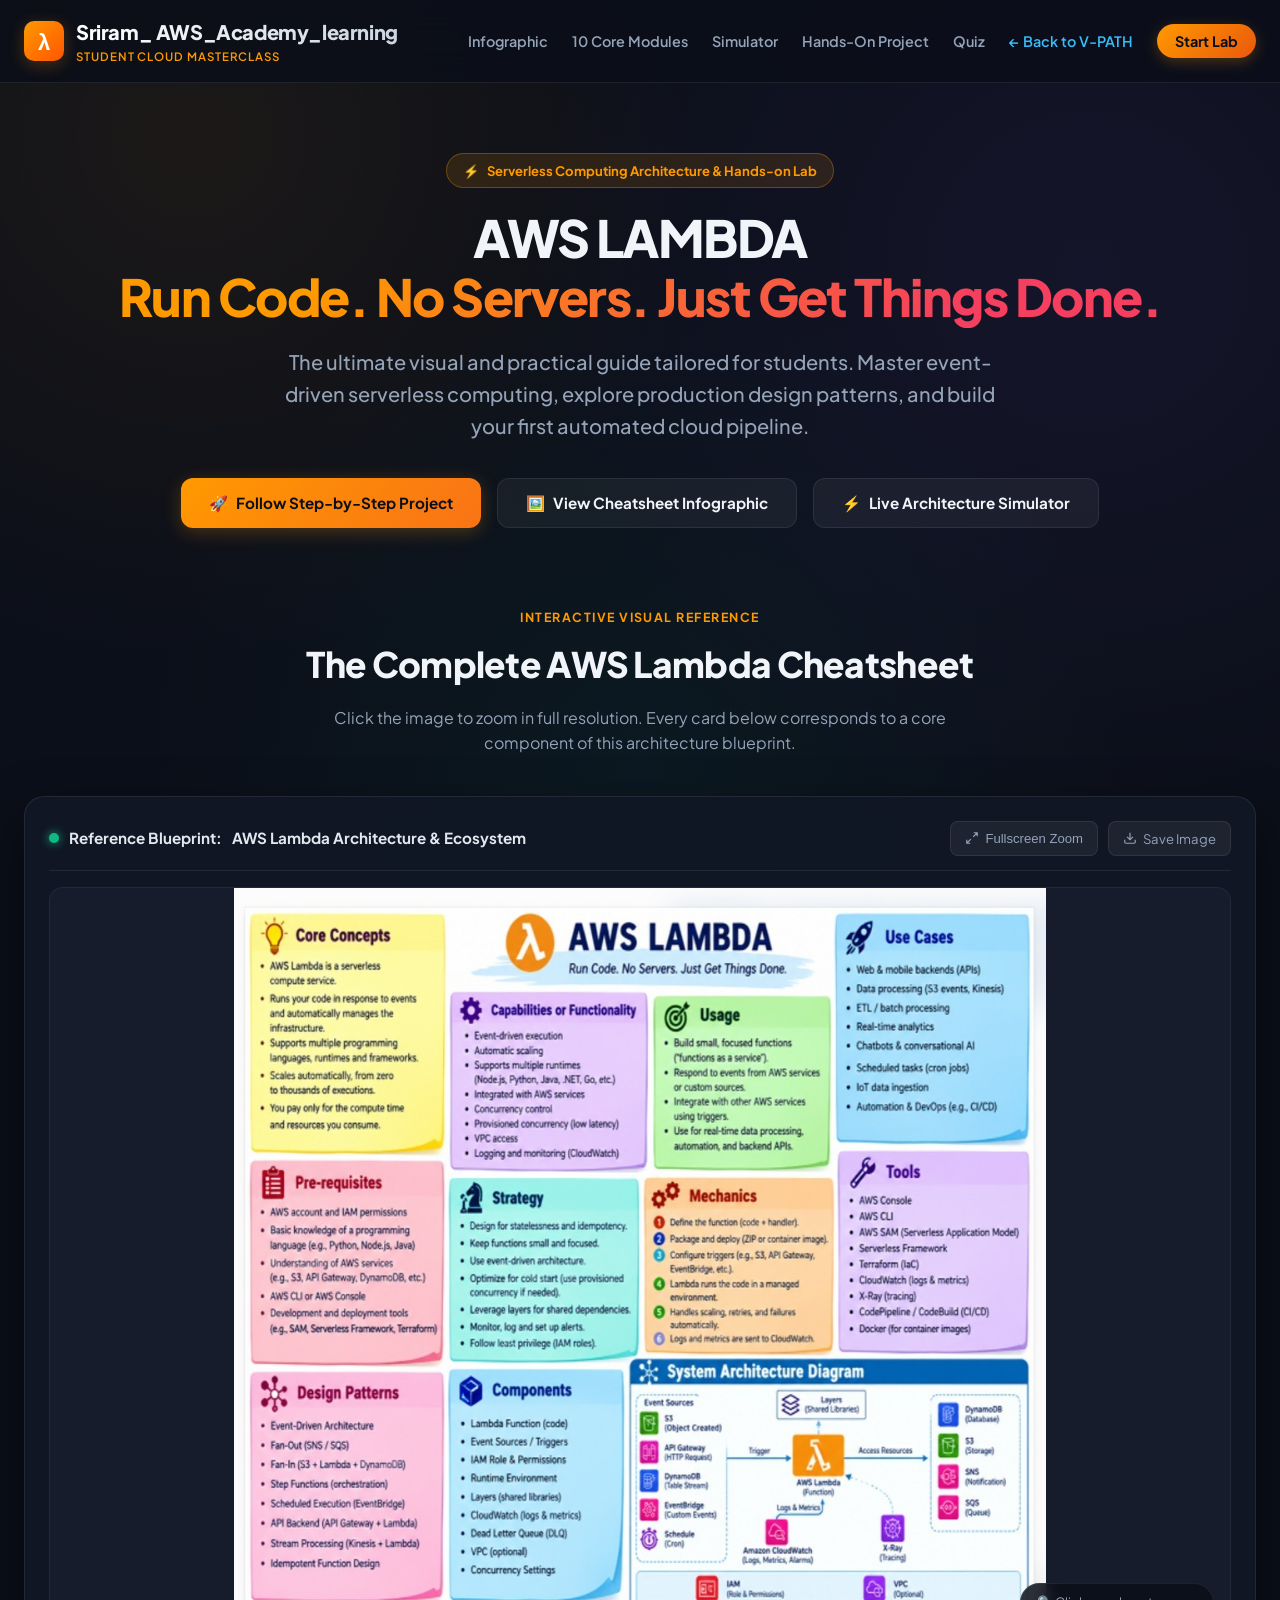
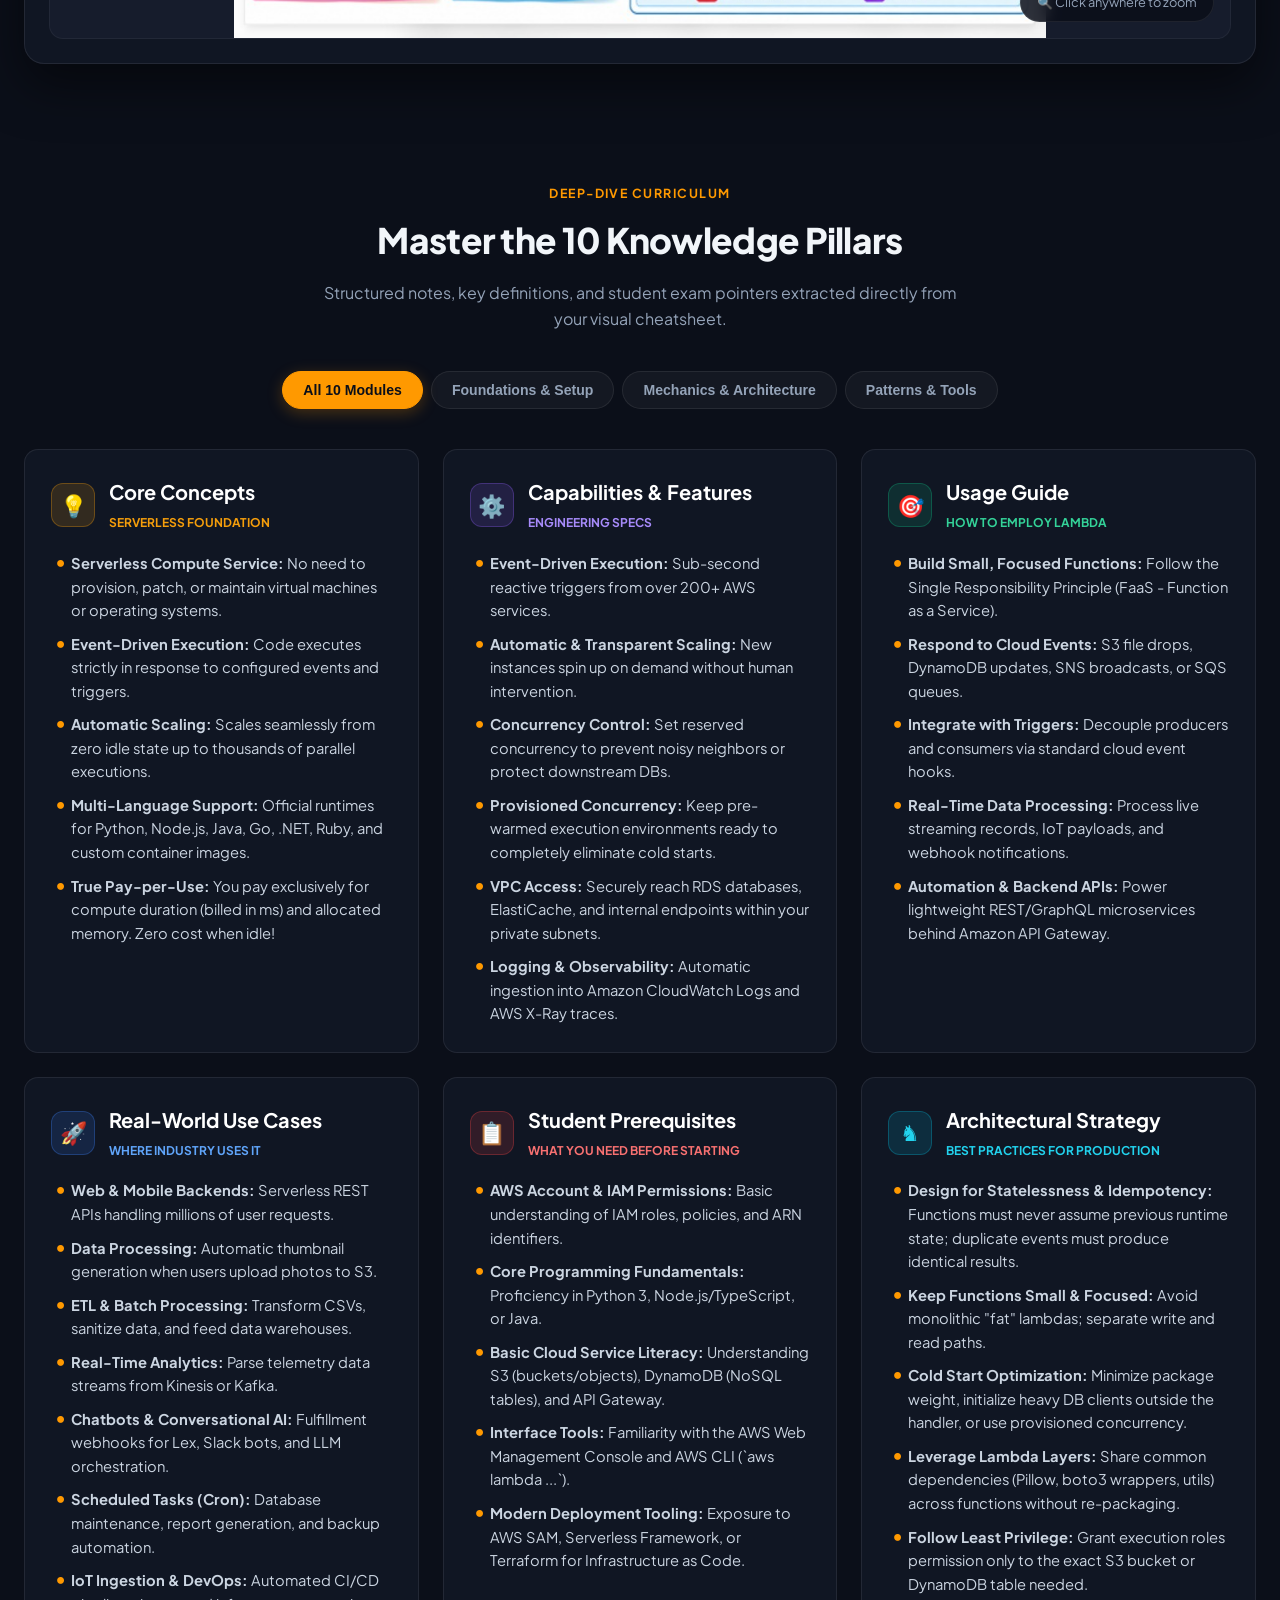
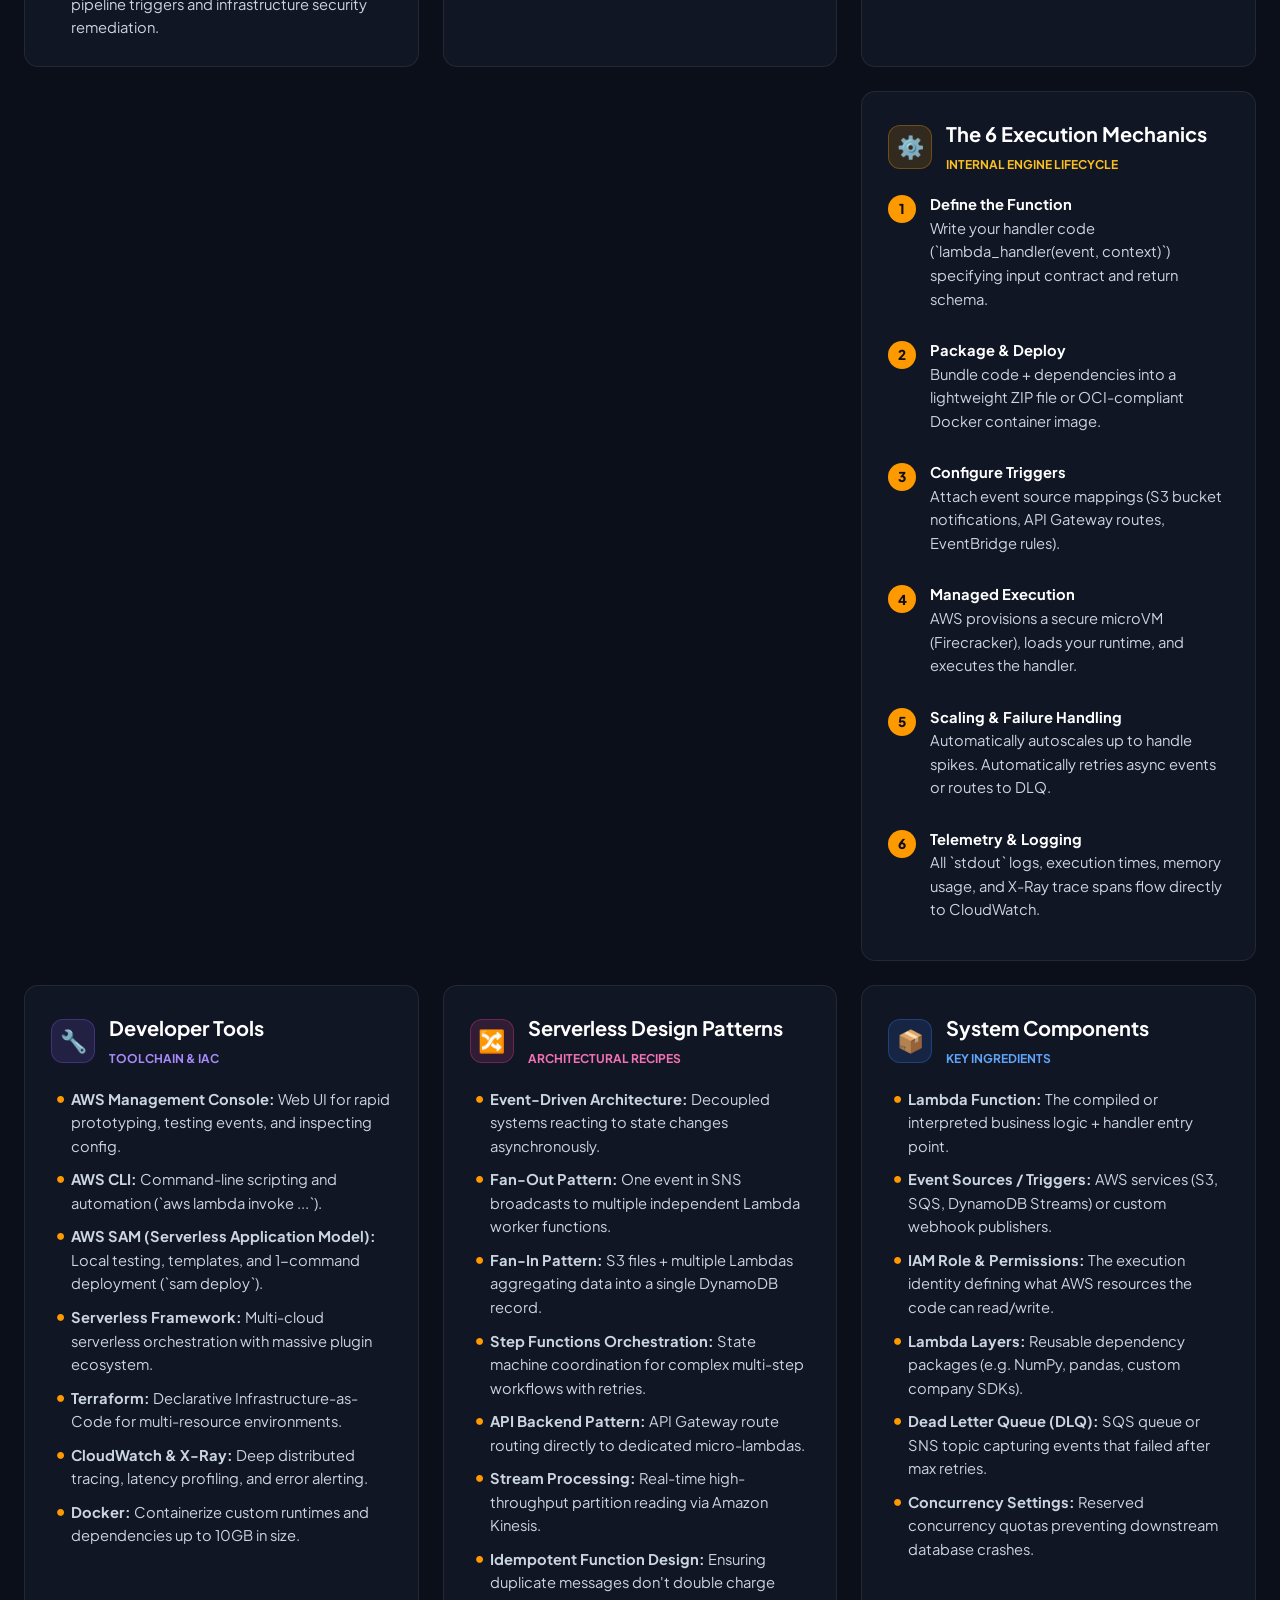
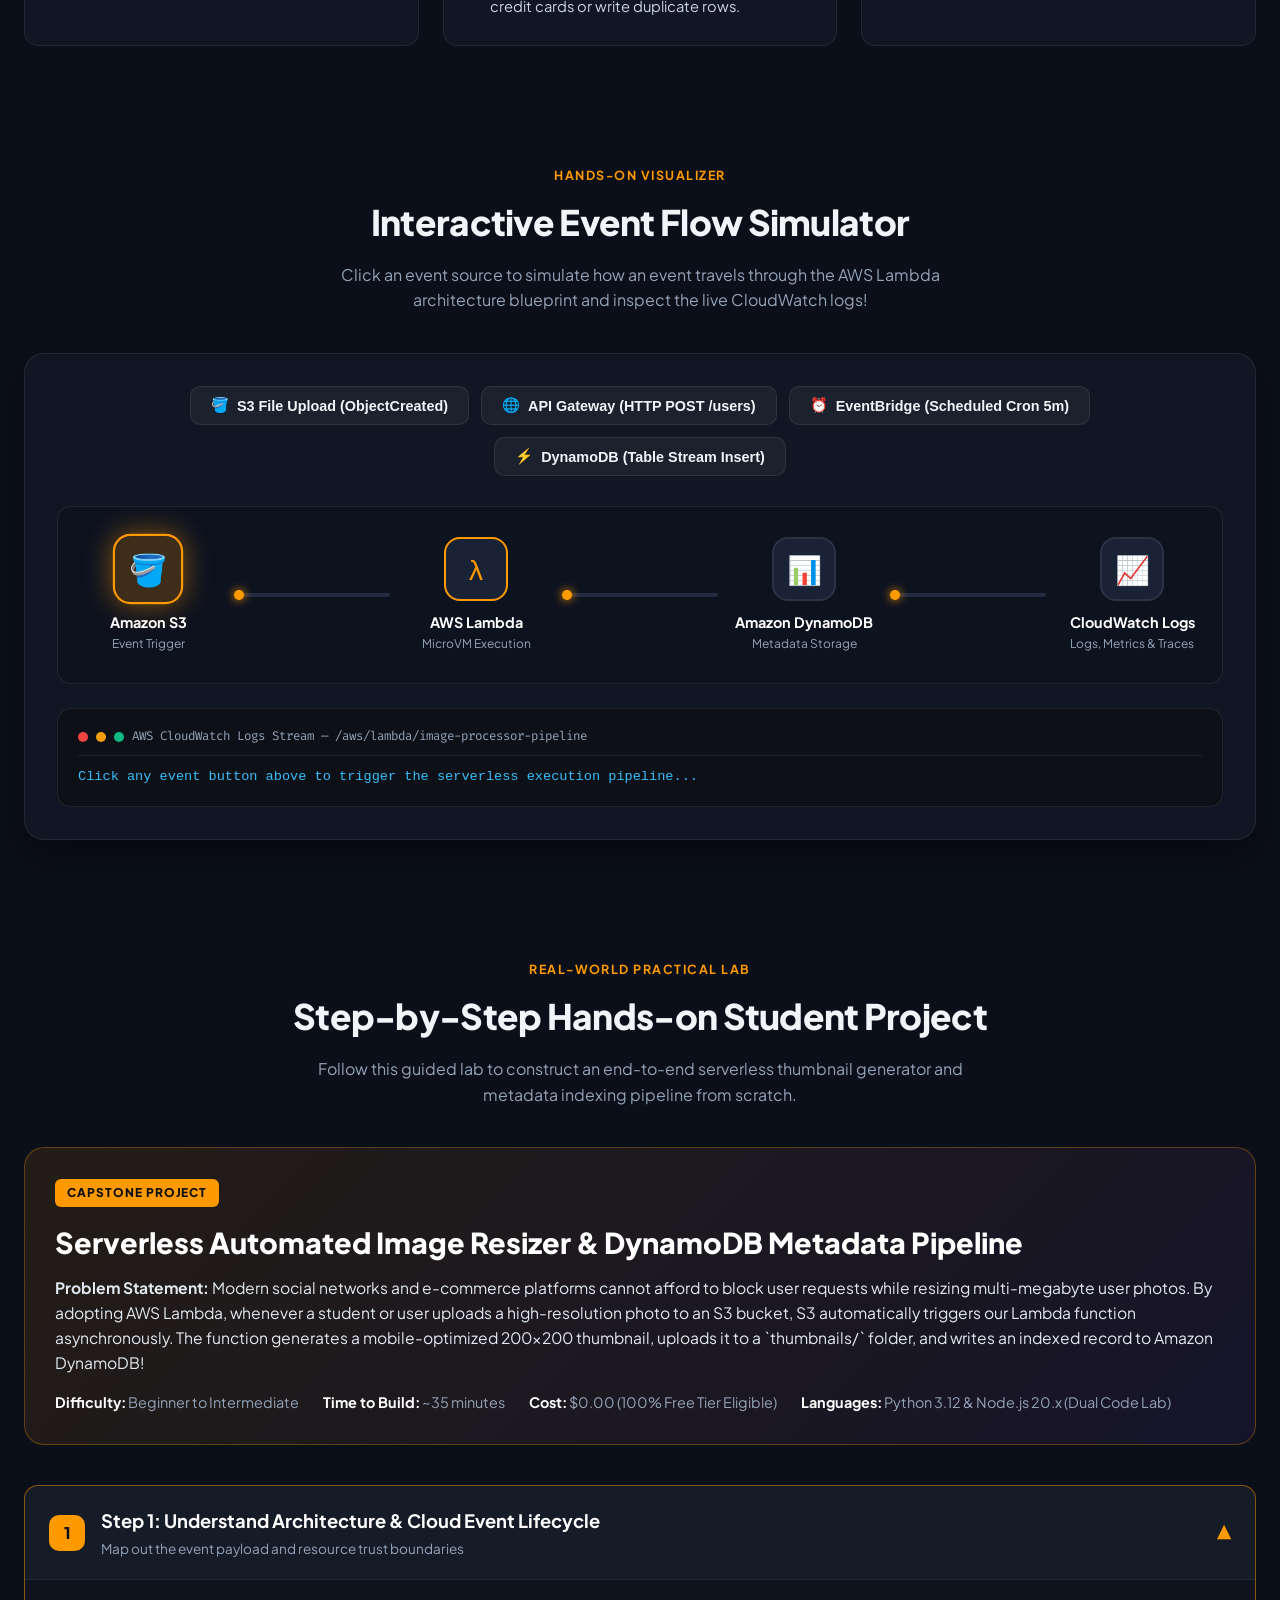
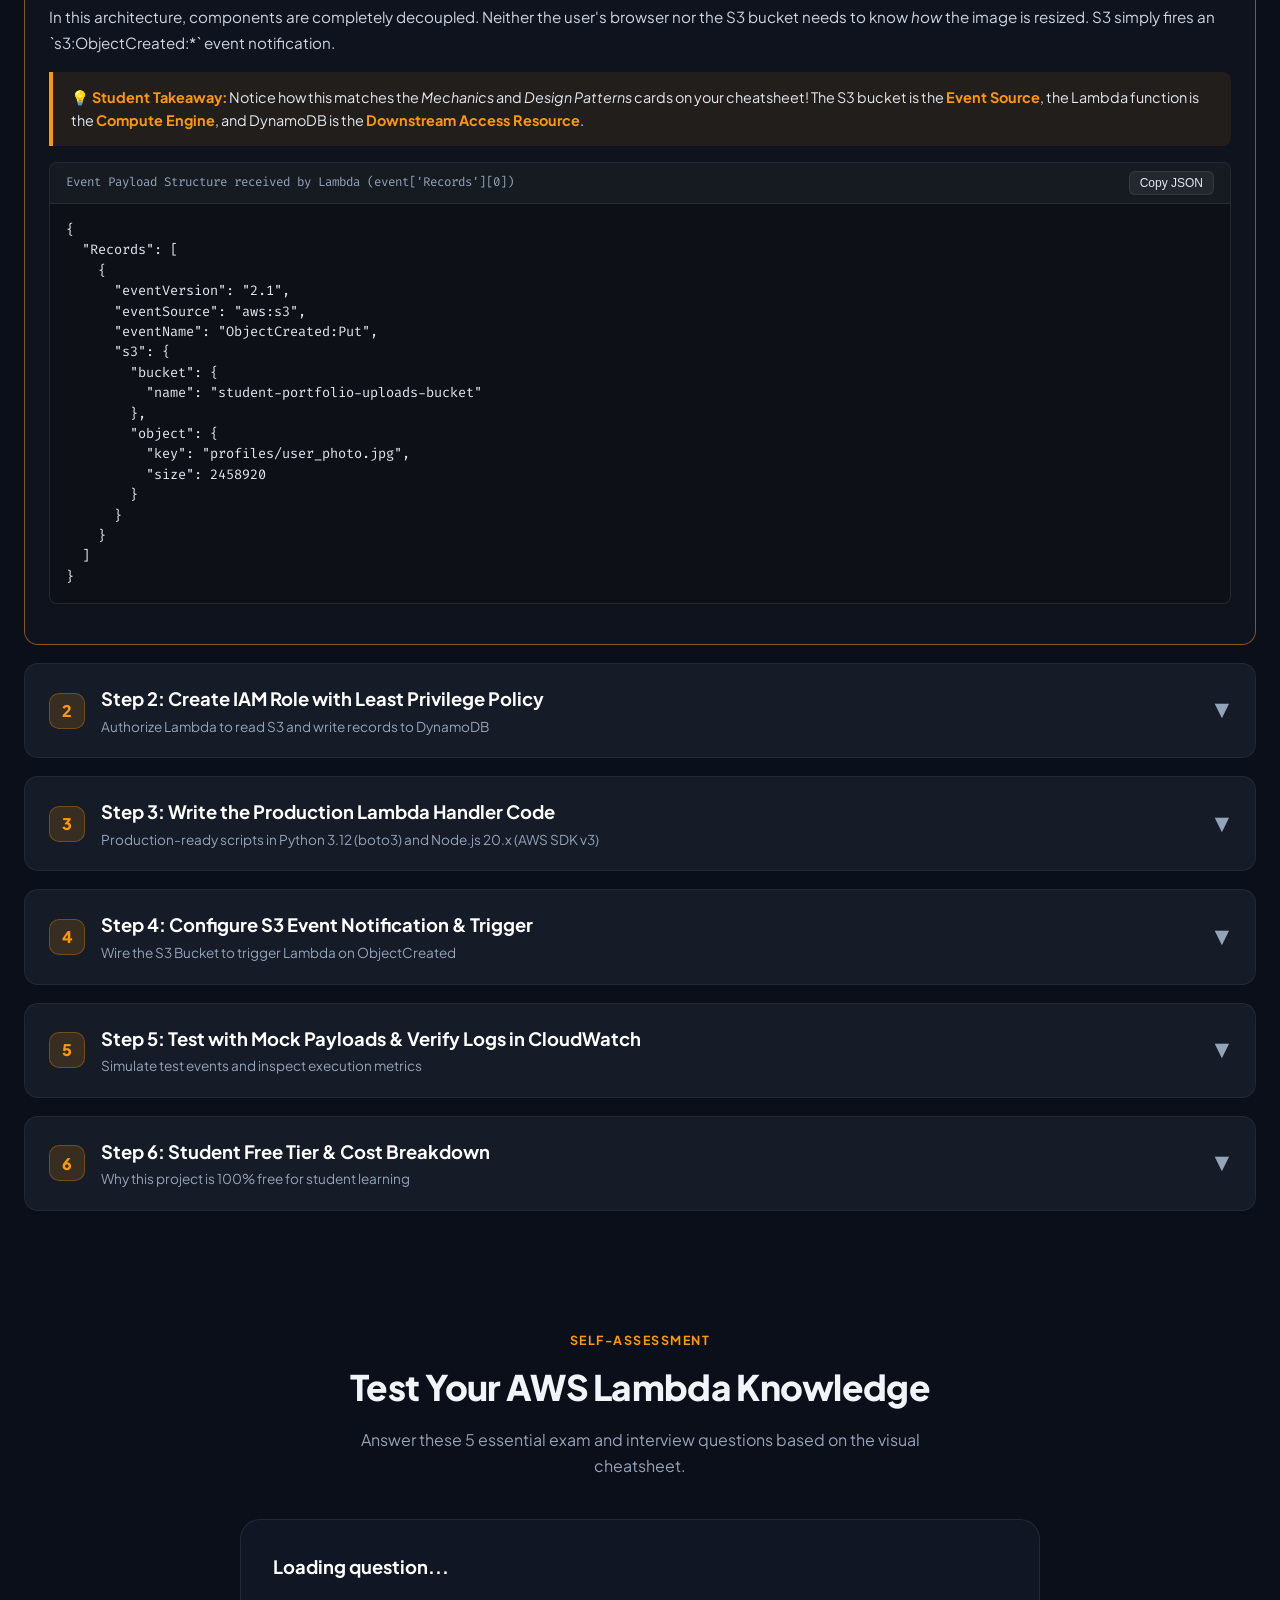
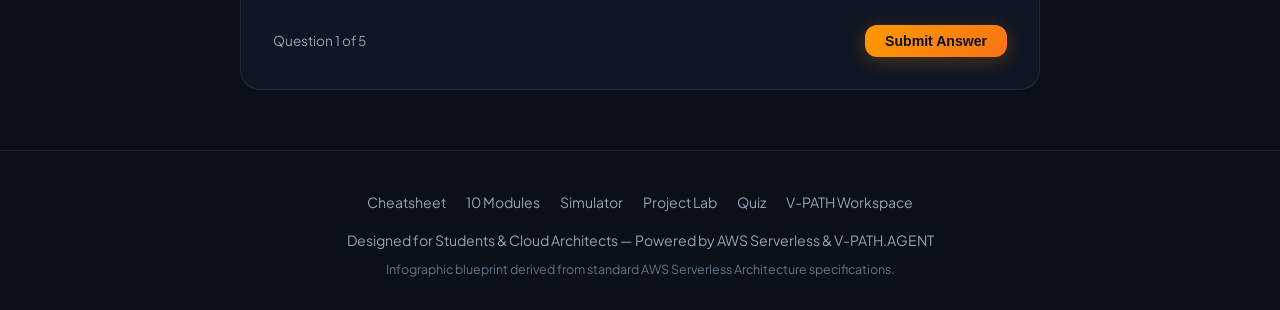
<file: aws_lambda_learning.html>
<!DOCTYPE html>
<html lang="en">
<head>
  <meta charset="UTF-8" />
  <meta name="viewport" content="width=device-width, initial-scale=1.0" />
  <title>Sriram_ AWS_Academy_learning — Student Interactive Learning Hub & Hands-on Lab</title>
  <meta name="description" content="A comprehensive, interactive student learning guide for AWS Lambda serverless computing based on the visual architecture cheatsheet." />
  
  <!-- Fonts -->
  <link rel="preconnect" href="https://fonts.googleapis.com">
  <link rel="preconnect" href="https://fonts.gstatic.com" crossorigin>
  <link href="https://fonts.googleapis.com/css2?family=Fira+Code:wght@400;500;600&family=Plus+Jakarta+Sans:wght@400;500;600;700;800&display=swap" rel="stylesheet">

  <style>
    :root {
      --bg-dark: #0b0f19;
      --bg-card: rgba(18, 24, 38, 0.85);
      --bg-card-hover: rgba(26, 35, 55, 0.95);
      --border-color: rgba(255, 255, 255, 0.08);
      --border-highlight: rgba(255, 153, 0, 0.4);
      --text-main: #f1f5f9;
      --text-muted: #94a3b8;
      --aws-orange: #ff9900;
      --aws-orange-glow: rgba(255, 153, 0, 0.25);
      --aws-blue: #0073bb;
      --accent-purple: #8b5cf6;
      --accent-teal: #14b8a6;
      --accent-emerald: #10b981;
      --accent-pink: #ec4899;
      --accent-amber: #f59e0b;
      --code-bg: #0d1117;
      --radius-sm: 8px;
      --radius-md: 14px;
      --radius-lg: 20px;
      --font-sans: 'Plus Jakarta Sans', -apple-system, BlinkMacSystemFont, sans-serif;
      --font-mono: 'Fira Code', monospace;
    }

    * {
      box-sizing: border-box;
      margin: 0;
      padding: 0;
      scroll-behavior: smooth;
    }

    body {
      background-color: var(--bg-dark);
      color: var(--text-main);
      font-family: var(--font-sans);
      line-height: 1.6;
      min-height: 100vh;
      overflow-x: hidden;
      background-image: 
        radial-gradient(circle at 15% 15%, rgba(255, 153, 0, 0.07) 0%, transparent 40%),
        radial-gradient(circle at 85% 30%, rgba(139, 92, 246, 0.08) 0%, transparent 45%),
        radial-gradient(circle at 50% 85%, rgba(20, 184, 166, 0.06) 0%, transparent 50%);
      background-attachment: fixed;
    }

    /* Scrollbar */
    ::-webkit-scrollbar {
      width: 8px;
    }
    ::-webkit-scrollbar-track {
      background: var(--bg-dark);
    }
    ::-webkit-scrollbar-thumb {
      background: #252e42;
      border-radius: 4px;
    }
    ::-webkit-scrollbar-thumb:hover {
      background: var(--aws-orange);
    }

    /* Container */
    .container {
      max-width: 1280px;
      margin: 0 auto;
      padding: 0 24px;
    }

    /* Navigation Header */
    header.site-header {
      position: sticky;
      top: 0;
      z-index: 100;
      backdrop-filter: blur(16px);
      background: rgba(11, 15, 25, 0.85);
      border-bottom: 1px solid var(--border-color);
      padding: 16px 0;
    }

    .nav-inner {
      display: flex;
      justify-content: space-between;
      align-items: center;
    }

    .brand {
      display: flex;
      align-items: center;
      gap: 12px;
      text-decoration: none;
      color: inherit;
    }

    .brand-icon {
      width: 40px;
      height: 40px;
      background: linear-gradient(135deg, #ff9900, #ff5500);
      border-radius: 10px;
      display: flex;
      align-items: center;
      justify-content: center;
      font-size: 22px;
      font-weight: 800;
      color: #fff;
      box-shadow: 0 4px 16px var(--aws-orange-glow);
    }

    .brand-title {
      font-size: 1.25rem;
      font-weight: 800;
      letter-spacing: -0.02em;
      background: linear-gradient(90deg, #fff, #cbd5e1);
      -webkit-background-clip: text;
      -webkit-text-fill-color: transparent;
    }

    .brand-sub {
      font-size: 0.72rem;
      color: var(--aws-orange);
      font-weight: 600;
      text-transform: uppercase;
      letter-spacing: 0.08em;
    }

    .nav-links {
      display: flex;
      align-items: center;
      gap: 24px;
      list-style: none;
    }

    .nav-links a {
      color: var(--text-muted);
      text-decoration: none;
      font-size: 0.9rem;
      font-weight: 600;
      transition: all 0.2s;
    }

    .nav-links a:hover {
      color: var(--aws-orange);
    }

    .nav-btn {
      background: linear-gradient(135deg, var(--aws-orange), #ea580c);
      color: #0b0f19 !important;
      padding: 8px 18px;
      border-radius: 30px;
      font-weight: 700 !important;
      box-shadow: 0 4px 14px var(--aws-orange-glow);
      transition: transform 0.2s, box-shadow 0.2s;
    }

    .nav-btn:hover {
      transform: translateY(-2px);
      box-shadow: 0 6px 20px rgba(255, 153, 0, 0.4);
    }

    /* Hero Section */
    .hero {
      padding: 70px 0 40px;
      text-align: center;
      position: relative;
    }

    .hero-badge {
      display: inline-flex;
      align-items: center;
      gap: 8px;
      padding: 6px 16px;
      background: rgba(255, 153, 0, 0.12);
      border: 1px solid rgba(255, 153, 0, 0.3);
      border-radius: 50px;
      font-size: 0.82rem;
      font-weight: 700;
      color: var(--aws-orange);
      margin-bottom: 20px;
      animation: pulse 3s infinite;
    }

    @keyframes pulse {
      0%, 100% { opacity: 1; transform: scale(1); }
      50% { opacity: 0.85; transform: scale(0.99); }
    }

    .hero-title {
      font-size: 3.2rem;
      font-weight: 800;
      letter-spacing: -0.03em;
      line-height: 1.15;
      margin-bottom: 20px;
    }

    .hero-title .gradient-text {
      background: linear-gradient(135deg, #ff9900 20%, #f43f5e 80%);
      -webkit-background-clip: text;
      -webkit-text-fill-color: transparent;
    }

    .hero-tagline {
      font-size: 1.25rem;
      color: var(--text-muted);
      max-width: 750px;
      margin: 0 auto 36px;
      font-weight: 500;
    }

    .hero-actions {
      display: flex;
      justify-content: center;
      gap: 16px;
      flex-wrap: wrap;
    }

    .btn {
      display: inline-flex;
      align-items: center;
      gap: 8px;
      padding: 12px 28px;
      border-radius: 12px;
      font-weight: 700;
      font-size: 0.95rem;
      cursor: pointer;
      text-decoration: none;
      transition: all 0.25s ease;
      border: none;
    }

    .btn-primary {
      background: linear-gradient(135deg, #ff9900, #f97316);
      color: #0b0f19;
      box-shadow: 0 4px 18px var(--aws-orange-glow);
    }

    .btn-primary:hover {
      transform: translateY(-2px);
      box-shadow: 0 8px 24px rgba(255, 153, 0, 0.45);
    }

    .btn-secondary {
      background: rgba(255, 255, 255, 0.05);
      border: 1px solid var(--border-color);
      color: var(--text-main);
    }

    .btn-secondary:hover {
      background: rgba(255, 255, 255, 0.1);
      border-color: rgba(255, 255, 255, 0.2);
      transform: translateY(-2px);
    }

    /* Cheatsheet Infographic Showcase Section */
    .infographic-section {
      padding: 40px 0 60px;
    }

    .section-header {
      text-align: center;
      margin-bottom: 40px;
    }

    .section-kicker {
      text-transform: uppercase;
      font-size: 0.78rem;
      letter-spacing: 0.12em;
      color: var(--aws-orange);
      font-weight: 700;
      margin-bottom: 8px;
    }

    .section-title {
      font-size: 2.2rem;
      font-weight: 800;
      letter-spacing: -0.02em;
      margin-bottom: 12px;
    }

    .section-desc {
      color: var(--text-muted);
      max-width: 650px;
      margin: 0 auto;
      font-size: 1rem;
    }

    .infographic-wrapper {
      position: relative;
      background: var(--bg-card);
      border: 1px solid var(--border-color);
      border-radius: var(--radius-lg);
      padding: 24px;
      box-shadow: 0 20px 50px rgba(0, 0, 0, 0.5);
      backdrop-filter: blur(12px);
    }

    .infographic-toolbar {
      display: flex;
      justify-content: space-between;
      align-items: center;
      margin-bottom: 16px;
      padding-bottom: 14px;
      border-bottom: 1px solid var(--border-color);
      flex-wrap: wrap;
      gap: 12px;
    }

    .infographic-caption {
      display: flex;
      align-items: center;
      gap: 10px;
      font-size: 0.95rem;
      font-weight: 700;
      color: #e2e8f0;
    }

    .pulse-dot {
      width: 10px;
      height: 10px;
      background: #10b981;
      border-radius: 50%;
      box-shadow: 0 0 10px #10b981;
    }

    .infographic-tools {
      display: flex;
      gap: 10px;
    }

    .tool-btn {
      background: rgba(255, 255, 255, 0.06);
      border: 1px solid var(--border-color);
      color: var(--text-muted);
      padding: 6px 14px;
      border-radius: 8px;
      font-size: 0.82rem;
      cursor: pointer;
      display: flex;
      align-items: center;
      gap: 6px;
      transition: all 0.2s;
    }

    .tool-btn:hover {
      background: rgba(255, 153, 0, 0.15);
      color: var(--aws-orange);
      border-color: rgba(255, 153, 0, 0.4);
    }

    .image-display-frame {
      position: relative;
      border-radius: var(--radius-md);
      overflow: hidden;
      cursor: zoom-in;
      background: #161c2c;
      border: 1px solid rgba(255, 255, 255, 0.05);
      text-align: center;
    }

    .image-display-frame img {
      width: 100%;
      height: auto;
      max-height: 750px;
      object-fit: contain;
      display: block;
      margin: 0 auto;
      transition: transform 0.3s ease;
    }

    .image-display-frame:hover img {
      transform: scale(1.01);
    }

    .zoom-hint {
      position: absolute;
      bottom: 16px;
      right: 16px;
      background: rgba(11, 15, 25, 0.85);
      backdrop-filter: blur(8px);
      padding: 8px 16px;
      border-radius: 30px;
      font-size: 0.8rem;
      color: var(--text-muted);
      border: 1px solid var(--border-color);
      pointer-events: none;
    }

    /* Lightbox Modal */
    .lightbox-modal {
      display: none;
      position: fixed;
      top: 0;
      left: 0;
      width: 100vw;
      height: 100vh;
      background: rgba(0, 0, 0, 0.92);
      backdrop-filter: blur(10px);
      z-index: 9999;
      justify-content: center;
      align-items: center;
      padding: 24px;
    }

    .lightbox-modal.active {
      display: flex;
    }

    .lightbox-content {
      position: relative;
      max-width: 95vw;
      max-height: 95vh;
    }

    .lightbox-content img {
      max-width: 100%;
      max-height: 90vh;
      object-fit: contain;
      border-radius: 12px;
      box-shadow: 0 0 50px rgba(0,0,0,0.8);
    }

    .lightbox-close {
      position: absolute;
      top: -40px;
      right: 0;
      background: none;
      border: none;
      color: #fff;
      font-size: 32px;
      cursor: pointer;
    }

    /* Modules Navigation Tabs */
    .modules-section {
      padding: 60px 0;
    }

    .tab-pills {
      display: flex;
      justify-content: center;
      gap: 8px;
      flex-wrap: wrap;
      margin-bottom: 40px;
    }

    .tab-pill {
      background: rgba(255, 255, 255, 0.04);
      border: 1px solid var(--border-color);
      color: var(--text-muted);
      padding: 10px 20px;
      border-radius: 30px;
      font-size: 0.88rem;
      font-weight: 600;
      cursor: pointer;
      transition: all 0.25s;
    }

    .tab-pill:hover {
      background: rgba(255, 255, 255, 0.08);
      color: #fff;
      border-color: rgba(255, 255, 255, 0.2);
    }

    .tab-pill.active {
      background: var(--aws-orange);
      color: #0b0f19;
      font-weight: 800;
      border-color: var(--aws-orange);
      box-shadow: 0 4px 15px var(--aws-orange-glow);
    }

    /* Module Grid */
    .module-grid {
      display: grid;
      grid-template-columns: repeat(auto-fit, minmax(350px, 1fr));
      gap: 24px;
    }

    .module-card {
      background: var(--bg-card);
      border: 1px solid var(--border-color);
      border-radius: var(--radius-md);
      padding: 26px;
      position: relative;
      overflow: hidden;
      transition: all 0.3s ease;
      backdrop-filter: blur(8px);
    }

    .module-card:hover {
      transform: translateY(-4px);
      border-color: var(--border-highlight);
      background: var(--bg-card-hover);
      box-shadow: 0 12px 30px rgba(0, 0, 0, 0.4);
    }

    .module-top {
      display: flex;
      align-items: center;
      gap: 14px;
      margin-bottom: 18px;
    }

    .card-icon {
      width: 44px;
      height: 44px;
      border-radius: 12px;
      display: flex;
      align-items: center;
      justify-content: center;
      font-size: 22px;
      flex-shrink: 0;
    }

    .card-icon.yellow { background: rgba(245, 158, 11, 0.15); color: #f59e0b; border: 1px solid rgba(245, 158, 11, 0.3); }
    .card-icon.purple { background: rgba(139, 92, 246, 0.15); color: #a78bfa; border: 1px solid rgba(139, 92, 246, 0.3); }
    .card-icon.green  { background: rgba(16, 185, 129, 0.15); color: #34d399; border: 1px solid rgba(16, 185, 129, 0.3); }
    .card-icon.blue   { background: rgba(59, 130, 246, 0.15); color: #60a5fa; border: 1px solid rgba(59, 130, 246, 0.3); }
    .card-icon.red    { background: rgba(239, 68, 68, 0.15); color: #f87171; border: 1px solid rgba(239, 68, 68, 0.3); }
    .card-icon.cyan   { background: rgba(6, 182, 212, 0.15); color: #22d3ee; border: 1px solid rgba(6, 182, 212, 0.3); }
    .card-icon.pink   { background: rgba(236, 72, 153, 0.15); color: #f472b6; border: 1px solid rgba(236, 72, 153, 0.3); }
    .card-icon.amber  { background: rgba(245, 158, 11, 0.15); color: #fbbf24; border: 1px solid rgba(245, 158, 11, 0.3); }

    .module-card h3 {
      font-size: 1.25rem;
      font-weight: 700;
      color: #fff;
    }

    .module-card ul {
      list-style: none;
      display: flex;
      flex-direction: column;
      gap: 10px;
    }

    .module-card li {
      position: relative;
      padding-left: 20px;
      font-size: 0.92rem;
      color: #cbd5e1;
    }

    .module-card li::before {
      content: "•";
      position: absolute;
      left: 4px;
      color: var(--aws-orange);
      font-size: 1.3rem;
      line-height: 1;
      top: -1px;
    }

    .mechanics-step {
      display: flex;
      gap: 14px;
      margin-bottom: 12px;
      align-items: flex-start;
    }

    .step-badge {
      width: 28px;
      height: 28px;
      background: var(--aws-orange);
      color: #0b0f19;
      font-weight: 800;
      border-radius: 50%;
      display: flex;
      align-items: center;
      justify-content: center;
      font-size: 0.85rem;
      flex-shrink: 0;
      margin-top: 2px;
    }

    .step-text {
      font-size: 0.92rem;
      color: #cbd5e1;
    }

    .step-title {
      font-weight: 700;
      color: #fff;
    }

    /* Interactive Architecture Simulator */
    .simulator-section {
      padding: 60px 0;
    }

    .sim-card {
      background: var(--bg-card);
      border: 1px solid var(--border-color);
      border-radius: var(--radius-lg);
      padding: 32px;
      box-shadow: 0 16px 40px rgba(0, 0, 0, 0.4);
    }

    .sim-controls {
      display: flex;
      gap: 12px;
      justify-content: center;
      margin-bottom: 30px;
      flex-wrap: wrap;
    }

    .sim-event-btn {
      padding: 10px 20px;
      background: rgba(255, 255, 255, 0.05);
      border: 1px solid var(--border-color);
      color: var(--text-main);
      border-radius: 10px;
      cursor: pointer;
      font-size: 0.9rem;
      font-weight: 600;
      display: flex;
      align-items: center;
      gap: 8px;
      transition: all 0.2s;
    }

    .sim-event-btn:hover {
      background: rgba(255, 153, 0, 0.15);
      border-color: var(--aws-orange);
      color: var(--aws-orange);
    }

    .sim-event-btn.active {
      background: var(--aws-orange);
      color: #0b0f19;
      font-weight: 800;
      border-color: var(--aws-orange);
      box-shadow: 0 4px 15px var(--aws-orange-glow);
    }

    .pipeline-visual {
      display: flex;
      align-items: center;
      justify-content: space-between;
      gap: 16px;
      background: #0d121f;
      border: 1px solid var(--border-color);
      border-radius: var(--radius-md);
      padding: 30px 20px;
      position: relative;
      margin-bottom: 24px;
      overflow-x: auto;
    }

    .pipeline-node {
      display: flex;
      flex-direction: column;
      align-items: center;
      text-align: center;
      min-width: 140px;
      z-index: 2;
    }

    .node-icon-box {
      width: 64px;
      height: 64px;
      border-radius: 16px;
      background: #1a2235;
      border: 2px solid var(--border-color);
      display: flex;
      align-items: center;
      justify-content: center;
      font-size: 28px;
      margin-bottom: 10px;
      transition: all 0.4s ease;
    }

    .pipeline-node.active .node-icon-box {
      border-color: var(--aws-orange);
      background: rgba(255, 153, 0, 0.2);
      transform: scale(1.1);
      box-shadow: 0 0 25px rgba(255, 153, 0, 0.5);
    }

    .node-name {
      font-size: 0.9rem;
      font-weight: 700;
      color: #fff;
    }

    .node-type {
      font-size: 0.75rem;
      color: var(--text-muted);
    }

    .pipe-arrow {
      flex: 1;
      height: 4px;
      background: #232d42;
      position: relative;
      min-width: 60px;
      border-radius: 2px;
    }

    .pipe-arrow.flow-active::after {
      content: "";
      position: absolute;
      top: -3px;
      left: 0;
      width: 10px;
      height: 10px;
      background: var(--aws-orange);
      border-radius: 50%;
      box-shadow: 0 0 10px var(--aws-orange);
      animation: packetFlow 1.8s infinite linear;
    }

    @keyframes packetFlow {
      0% { left: 0; opacity: 1; }
      100% { left: 100%; opacity: 0; }
    }

    .sim-terminal {
      background: var(--code-bg);
      border: 1px solid var(--border-color);
      border-radius: var(--radius-md);
      padding: 18px 20px;
      font-family: var(--font-mono);
      font-size: 0.85rem;
      color: #38bdf8;
      max-height: 220px;
      overflow-y: auto;
    }

    .terminal-header {
      display: flex;
      align-items: center;
      gap: 8px;
      margin-bottom: 10px;
      padding-bottom: 8px;
      border-bottom: 1px solid rgba(255, 255, 255, 0.08);
      color: var(--text-muted);
      font-size: 0.78rem;
    }

    .terminal-dot {
      width: 10px;
      height: 10px;
      border-radius: 50%;
    }
    .td-red { background: #ef4444; }
    .td-yellow { background: #f59e0b; }
    .td-green { background: #10b981; }

    /* Step-by-Step Hands-On Project */
    .project-section {
      padding: 60px 0;
    }

    .project-overview-box {
      background: linear-gradient(135deg, rgba(255, 153, 0, 0.1), rgba(139, 92, 246, 0.08));
      border: 1px solid rgba(255, 153, 0, 0.3);
      border-radius: var(--radius-lg);
      padding: 30px;
      margin-bottom: 40px;
    }

    .project-badge {
      display: inline-block;
      padding: 4px 12px;
      background: var(--aws-orange);
      color: #0b0f19;
      font-weight: 800;
      font-size: 0.75rem;
      border-radius: 6px;
      text-transform: uppercase;
      letter-spacing: 0.08em;
      margin-bottom: 12px;
    }

    .project-title {
      font-size: 1.8rem;
      font-weight: 800;
      margin-bottom: 10px;
      color: #fff;
    }

    .project-meta {
      display: flex;
      gap: 24px;
      margin-top: 16px;
      flex-wrap: wrap;
      color: var(--text-muted);
      font-size: 0.9rem;
    }

    .project-meta span strong {
      color: #fff;
    }

    /* Accordion Project Steps */
    .project-steps {
      display: flex;
      flex-direction: column;
      gap: 18px;
    }

    .step-card {
      background: var(--bg-card);
      border: 1px solid var(--border-color);
      border-radius: var(--radius-md);
      overflow: hidden;
      transition: border-color 0.2s;
    }

    .step-card.open {
      border-color: rgba(255, 153, 0, 0.5);
    }

    .step-card-header {
      padding: 20px 24px;
      display: flex;
      justify-content: space-between;
      align-items: center;
      cursor: pointer;
      user-select: none;
      background: rgba(255, 255, 255, 0.02);
    }

    .step-card-header:hover {
      background: rgba(255, 255, 255, 0.05);
    }

    .step-num-title {
      display: flex;
      align-items: center;
      gap: 16px;
    }

    .step-circle {
      width: 36px;
      height: 36px;
      border-radius: 10px;
      background: rgba(255, 153, 0, 0.15);
      color: var(--aws-orange);
      font-weight: 800;
      display: flex;
      align-items: center;
      justify-content: center;
      border: 1px solid rgba(255, 153, 0, 0.3);
    }

    .step-card.open .step-circle {
      background: var(--aws-orange);
      color: #0b0f19;
    }

    .step-card-title {
      font-size: 1.15rem;
      font-weight: 700;
      color: #fff;
    }

    .step-card-summary {
      font-size: 0.85rem;
      color: var(--text-muted);
      margin-top: 2px;
    }

    .step-arrow {
      transition: transform 0.3s;
      font-size: 1.2rem;
      color: var(--text-muted);
    }

    .step-card.open .step-arrow {
      transform: rotate(180deg);
      color: var(--aws-orange);
    }

    .step-card-body {
      display: none;
      padding: 24px;
      border-top: 1px solid var(--border-color);
      background: rgba(13, 17, 23, 0.4);
    }

    .step-card.open .step-card-body {
      display: block;
    }

    .step-instruction {
      font-size: 0.95rem;
      color: #cbd5e1;
      margin-bottom: 16px;
      line-height: 1.7;
    }

    /* Code Block with Copy */
    .code-box {
      background: var(--code-bg);
      border: 1px solid rgba(255, 255, 255, 0.1);
      border-radius: var(--radius-sm);
      overflow: hidden;
      margin: 16px 0;
    }

    .code-bar {
      display: flex;
      justify-content: space-between;
      align-items: center;
      padding: 8px 16px;
      background: #161b22;
      border-bottom: 1px solid rgba(255, 255, 255, 0.08);
      font-size: 0.78rem;
      color: var(--text-muted);
      font-family: var(--font-mono);
      flex-wrap: wrap;
      gap: 8px;
    }

    .lang-tabs {
      display: flex;
      gap: 6px;
      align-items: center;
    }

    .lang-tab-btn {
      background: rgba(255, 255, 255, 0.05);
      border: 1px solid rgba(255, 255, 255, 0.12);
      color: var(--text-muted);
      padding: 4px 12px;
      border-radius: 6px;
      font-size: 0.76rem;
      font-weight: 600;
      cursor: pointer;
      transition: all 0.2s;
      font-family: var(--font-sans);
    }

    .lang-tab-btn:hover {
      color: #fff;
      background: rgba(255, 255, 255, 0.1);
    }

    .lang-tab-btn.active {
      background: var(--aws-orange);
      color: #0b0f19;
      font-weight: 800;
      border-color: var(--aws-orange);
    }

    .copy-btn {
      background: rgba(255, 255, 255, 0.06);
      border: 1px solid var(--border-color);
      color: #e2e8f0;
      padding: 4px 10px;
      border-radius: 6px;
      font-size: 0.75rem;
      cursor: pointer;
      transition: all 0.2s;
    }

    .copy-btn:hover {
      background: var(--aws-orange);
      color: #0b0f19;
      font-weight: 700;
    }

    pre code {
      display: block;
      padding: 16px;
      font-family: var(--font-mono);
      font-size: 0.85rem;
      color: #e2e8f0;
      overflow-x: auto;
      line-height: 1.5;
    }

    .token-kw { color: #f472b6; font-weight: 600; }
    .token-fn { color: #60a5fa; }
    .token-str { color: #a7f3d0; }
    .token-comm { color: #64748b; font-style: italic; }
    .token-num { color: #fbbf24; }

    /* Student Callout Box */
    .callout {
      border-left: 4px solid var(--aws-orange);
      background: rgba(255, 153, 0, 0.08);
      padding: 14px 18px;
      border-radius: 0 var(--radius-sm) var(--radius-sm) 0;
      margin: 16px 0;
      font-size: 0.9rem;
      color: #e2e8f0;
    }

    .callout strong {
      color: var(--aws-orange);
    }

    /* Knowledge Quiz Section */
    .quiz-section {
      padding: 60px 0;
    }

    .quiz-container {
      background: var(--bg-card);
      border: 1px solid var(--border-color);
      border-radius: var(--radius-lg);
      padding: 32px;
      max-width: 800px;
      margin: 0 auto;
    }

    .quiz-question {
      font-size: 1.15rem;
      font-weight: 700;
      color: #fff;
      margin-bottom: 20px;
    }

    .quiz-options {
      display: flex;
      flex-direction: column;
      gap: 12px;
      margin-bottom: 24px;
    }

    .quiz-option {
      background: rgba(255, 255, 255, 0.04);
      border: 1px solid var(--border-color);
      border-radius: var(--radius-sm);
      padding: 14px 18px;
      cursor: pointer;
      font-size: 0.92rem;
      color: #cbd5e1;
      transition: all 0.2s;
    }

    .quiz-option:hover {
      background: rgba(255, 255, 255, 0.08);
      border-color: rgba(255, 255, 255, 0.2);
    }

    .quiz-option.selected {
      border-color: var(--aws-orange);
      background: rgba(255, 153, 0, 0.12);
      color: #fff;
    }

    .quiz-option.correct {
      border-color: #10b981;
      background: rgba(16, 185, 129, 0.2);
      color: #a7f3d0;
    }

    .quiz-option.wrong {
      border-color: #ef4444;
      background: rgba(239, 68, 68, 0.2);
      color: #fca5a5;
    }

    .quiz-feedback {
      display: none;
      padding: 14px 18px;
      border-radius: var(--radius-sm);
      margin-bottom: 20px;
      font-size: 0.9rem;
    }

    .quiz-feedback.show {
      display: block;
    }

    .quiz-footer {
      display: flex;
      justify-content: space-between;
      align-items: center;
    }

    /* Footer */
    footer.site-footer {
      border-top: 1px solid var(--border-color);
      padding: 40px 0 30px;
      background: rgba(11, 15, 25, 0.95);
      text-align: center;
      color: var(--text-muted);
      font-size: 0.88rem;
    }

    .footer-links {
      display: flex;
      justify-content: center;
      gap: 20px;
      margin-bottom: 16px;
      list-style: none;
    }

    .footer-links a {
      color: var(--text-muted);
      text-decoration: none;
      transition: color 0.2s;
    }

    .footer-links a:hover {
      color: var(--aws-orange);
    }

    /* Responsive */
    @media (max-width: 768px) {
      .hero-title { font-size: 2.2rem; }
      .nav-links { display: none; }
      .pipeline-visual { flex-direction: column; gap: 24px; }
      .pipe-arrow { width: 4px; height: 30px; min-width: auto; }
      .module-grid { grid-template-columns: 1fr; }
    }
  </style>
</head>
<body>

  <!-- Top Sticky Navigation -->
  <header class="site-header">
    <div class="container nav-inner">
      <a href="#" class="brand">
        <div class="brand-icon">λ</div>
        <div>
          <div class="brand-title">Sriram_ AWS_Academy_learning</div>
          <div class="brand-sub">Student Cloud Masterclass</div>
        </div>
      </a>

      <ul class="nav-links">
        <li><a href="#cheatsheet">Infographic</a></li>
        <li><a href="#modules">10 Core Modules</a></li>
        <li><a href="#simulator">Simulator</a></li>
        <li><a href="#project">Hands-On Project</a></li>
        <li><a href="#quiz">Quiz</a></li>
        <li><a href="index.html" style="color: #38bdf8;">← Back to V-PATH</a></li>
        <li><a href="#project" class="nav-btn">Start Lab</a></li>
      </ul>
    </div>
  </header>

  <!-- Hero Section -->
  <section class="hero">
    <div class="container">
      <div class="hero-badge">
        <span>⚡</span> Serverless Computing Architecture & Hands-on Lab
      </div>
      <h1 class="hero-title">
        AWS LAMBDA<br />
        <span class="gradient-text">Run Code. No Servers. Just Get Things Done.</span>
      </h1>
      <p class="hero-tagline">
        The ultimate visual and practical guide tailored for students. Master event-driven serverless computing, explore production design patterns, and build your first automated cloud pipeline.
      </p>
      <div class="hero-actions">
        <a href="#project" class="btn btn-primary">
          <span>🚀</span> Follow Step-by-Step Project
        </a>
        <a href="#cheatsheet" class="btn btn-secondary">
          <span>🖼️</span> View Cheatsheet Infographic
        </a>
        <a href="#simulator" class="btn btn-secondary">
          <span>⚡</span> Live Architecture Simulator
        </a>
      </div>
    </div>
  </section>

  <!-- Section 1: Embedded Infographic Showcase -->
  <section id="cheatsheet" class="infographic-section">
    <div class="container">
      <div class="section-header">
        <div class="section-kicker">Interactive Visual Reference</div>
        <h2 class="section-title">The Complete AWS Lambda Cheatsheet</h2>
        <p class="section-desc">
          Click the image to zoom in full resolution. Every card below corresponds to a core component of this architecture blueprint.
        </p>
      </div>

      <div class="infographic-wrapper">
        <div class="infographic-toolbar">
          <div class="infographic-caption">
            <span class="pulse-dot"></span>
            <strong>Reference Blueprint:</strong> AWS Lambda Architecture & Ecosystem
          </div>
          <div class="infographic-tools">
            <button class="tool-btn" onclick="openLightbox()">
              <svg width="14" height="14" viewBox="0 0 24 24" fill="none" stroke="currentColor" stroke-width="2"><path d="M15 3h6v6M9 21H3v-6M21 3l-7 7M3 21l7-7"/></svg>
              Fullscreen Zoom
            </button>
            <a href="aws_lambda_cheatsheet.jpg" download class="tool-btn" style="text-decoration: none;">
              <svg width="14" height="14" viewBox="0 0 24 24" fill="none" stroke="currentColor" stroke-width="2"><path d="M21 15v4a2 2 0 0 1-2 2H5a2 2 0 0 1-2-2v-4"/><polyline points="7 10 12 15 17 10"/><line x1="12" y1="15" x2="12" y2="3"/></svg>
              Save Image
            </a>
          </div>
        </div>

        <div class="image-display-frame" onclick="openLightbox()" title="Click to view full screen">
          <img src="aws_lambda_cheatsheet.jpg" alt="AWS Lambda Run Code. No Servers. Just Get Things Done - Infographic Cheatsheet" id="mainInfographic" />
          <div class="zoom-hint">🔍 Click anywhere to zoom</div>
        </div>
      </div>
    </div>
  </section>

  <!-- Lightbox Modal for Fullscreen Image Viewing -->
  <div class="lightbox-modal" id="lightboxModal" onclick="closeLightbox(event)">
    <div class="lightbox-content">
      <button class="lightbox-close" onclick="closeLightbox(event)">&times;</button>
      <img src="aws_lambda_cheatsheet.jpg" alt="AWS Lambda Infographic Fullscreen" />
    </div>
  </div>

  <!-- Section 2: 10 Knowledge Modules Breakdown -->
  <section id="modules" class="modules-section">
    <div class="container">
      <div class="section-header">
        <div class="section-kicker">Deep-Dive Curriculum</div>
        <h2 class="section-title">Master the 10 Knowledge Pillars</h2>
        <p class="section-desc">
          Structured notes, key definitions, and student exam pointers extracted directly from your visual cheatsheet.
        </p>
      </div>

      <!-- Tab Filter Pills -->
      <div class="tab-pills">
        <button class="tab-pill active" onclick="filterModules('all')">All 10 Modules</button>
        <button class="tab-pill" onclick="filterModules('foundation')">Foundations & Setup</button>
        <button class="tab-pill" onclick="filterModules('mechanics')">Mechanics & Architecture</button>
        <button class="tab-pill" onclick="filterModules('patterns')">Patterns & Tools</button>
      </div>

      <div class="module-grid" id="moduleGrid">

        <!-- 1. Core Concepts -->
        <div class="module-card" data-category="foundation">
          <div class="module-top">
            <div class="card-icon yellow">💡</div>
            <div>
              <h3>Core Concepts</h3>
              <span style="font-size: 0.75rem; color: #f59e0b; font-weight: 700;">SERVERLESS FOUNDATION</span>
            </div>
          </div>
          <ul>
            <li><strong>Serverless Compute Service:</strong> No need to provision, patch, or maintain virtual machines or operating systems.</li>
            <li><strong>Event-Driven Execution:</strong> Code executes strictly in response to configured events and triggers.</li>
            <li><strong>Automatic Scaling:</strong> Scales seamlessly from zero idle state up to thousands of parallel executions.</li>
            <li><strong>Multi-Language Support:</strong> Official runtimes for Python, Node.js, Java, Go, .NET, Ruby, and custom container images.</li>
            <li><strong>True Pay-per-Use:</strong> You pay exclusively for compute duration (billed in ms) and allocated memory. Zero cost when idle!</li>
          </ul>
        </div>

        <!-- 2. Capabilities or Functionality -->
        <div class="module-card" data-category="foundation">
          <div class="module-top">
            <div class="card-icon purple">⚙️</div>
            <div>
              <h3>Capabilities & Features</h3>
              <span style="font-size: 0.75rem; color: #a78bfa; font-weight: 700;">ENGINEERING SPECS</span>
            </div>
          </div>
          <ul>
            <li><strong>Event-Driven Execution:</strong> Sub-second reactive triggers from over 200+ AWS services.</li>
            <li><strong>Automatic & Transparent Scaling:</strong> New instances spin up on demand without human intervention.</li>
            <li><strong>Concurrency Control:</strong> Set reserved concurrency to prevent noisy neighbors or protect downstream DBs.</li>
            <li><strong>Provisioned Concurrency:</strong> Keep pre-warmed execution environments ready to completely eliminate cold starts.</li>
            <li><strong>VPC Access:</strong> Securely reach RDS databases, ElastiCache, and internal endpoints within your private subnets.</li>
            <li><strong>Logging & Observability:</strong> Automatic ingestion into Amazon CloudWatch Logs and AWS X-Ray traces.</li>
          </ul>
        </div>

        <!-- 3. Usage -->
        <div class="module-card" data-category="foundation">
          <div class="module-top">
            <div class="card-icon green">🎯</div>
            <div>
              <h3>Usage Guide</h3>
              <span style="font-size: 0.75rem; color: #34d399; font-weight: 700;">HOW TO EMPLOY LAMBDA</span>
            </div>
          </div>
          <ul>
            <li><strong>Build Small, Focused Functions:</strong> Follow the Single Responsibility Principle (FaaS - Function as a Service).</li>
            <li><strong>Respond to Cloud Events:</strong> S3 file drops, DynamoDB updates, SNS broadcasts, or SQS queues.</li>
            <li><strong>Integrate with Triggers:</strong> Decouple producers and consumers via standard cloud event hooks.</li>
            <li><strong>Real-Time Data Processing:</strong> Process live streaming records, IoT payloads, and webhook notifications.</li>
            <li><strong>Automation & Backend APIs:</strong> Power lightweight REST/GraphQL microservices behind Amazon API Gateway.</li>
          </ul>
        </div>

        <!-- 4. Use Cases -->
        <div class="module-card" data-category="foundation">
          <div class="module-top">
            <div class="card-icon blue">🚀</div>
            <div>
              <h3>Real-World Use Cases</h3>
              <span style="font-size: 0.75rem; color: #60a5fa; font-weight: 700;">WHERE INDUSTRY USES IT</span>
            </div>
          </div>
          <ul>
            <li><strong>Web & Mobile Backends:</strong> Serverless REST APIs handling millions of user requests.</li>
            <li><strong>Data Processing:</strong> Automatic thumbnail generation when users upload photos to S3.</li>
            <li><strong>ETL & Batch Processing:</strong> Transform CSVs, sanitize data, and feed data warehouses.</li>
            <li><strong>Real-Time Analytics:</strong> Parse telemetry data streams from Kinesis or Kafka.</li>
            <li><strong>Chatbots & Conversational AI:</strong> Fulfillment webhooks for Lex, Slack bots, and LLM orchestration.</li>
            <li><strong>Scheduled Tasks (Cron):</strong> Database maintenance, report generation, and backup automation.</li>
            <li><strong>IoT Ingestion & DevOps:</strong> Automated CI/CD pipeline triggers and infrastructure security remediation.</li>
          </ul>
        </div>

        <!-- 5. Pre-requisites -->
        <div class="module-card" data-category="foundation">
          <div class="module-top">
            <div class="card-icon red">📋</div>
            <div>
              <h3>Student Prerequisites</h3>
              <span style="font-size: 0.75rem; color: #f87171; font-weight: 700;">WHAT YOU NEED BEFORE STARTING</span>
            </div>
          </div>
          <ul>
            <li><strong>AWS Account & IAM Permissions:</strong> Basic understanding of IAM roles, policies, and ARN identifiers.</li>
            <li><strong>Core Programming Fundamentals:</strong> Proficiency in Python 3, Node.js/TypeScript, or Java.</li>
            <li><strong>Basic Cloud Service Literacy:</strong> Understanding S3 (buckets/objects), DynamoDB (NoSQL tables), and API Gateway.</li>
            <li><strong>Interface Tools:</strong> Familiarity with the AWS Web Management Console and AWS CLI (`aws lambda ...`).</li>
            <li><strong>Modern Deployment Tooling:</strong> Exposure to AWS SAM, Serverless Framework, or Terraform for Infrastructure as Code.</li>
          </ul>
        </div>

        <!-- 6. Strategy & Best Practices -->
        <div class="module-card" data-category="mechanics">
          <div class="module-top">
            <div class="card-icon cyan">♞</div>
            <div>
              <h3>Architectural Strategy</h3>
              <span style="font-size: 0.75rem; color: #22d3ee; font-weight: 700;">BEST PRACTICES FOR PRODUCTION</span>
            </div>
          </div>
          <ul>
            <li><strong>Design for Statelessness & Idempotency:</strong> Functions must never assume previous runtime state; duplicate events must produce identical results.</li>
            <li><strong>Keep Functions Small & Focused:</strong> Avoid monolithic "fat" lambdas; separate write and read paths.</li>
            <li><strong>Cold Start Optimization:</strong> Minimize package weight, initialize heavy DB clients outside the handler, or use provisioned concurrency.</li>
            <li><strong>Leverage Lambda Layers:</strong> Share common dependencies (Pillow, boto3 wrappers, utils) across functions without re-packaging.</li>
            <li><strong>Follow Least Privilege:</strong> Grant execution roles permission only to the exact S3 bucket or DynamoDB table needed.</li>
          </ul>
        </div>

        <!-- 7. Mechanics (Step-by-Step Execution Lifecycle) -->
        <div class="module-card" data-category="mechanics" style="grid-column: span 1 / -1;">
          <div class="module-top">
            <div class="card-icon amber">⚙️</div>
            <div>
              <h3>The 6 Execution Mechanics</h3>
              <span style="font-size: 0.75rem; color: #fbbf24; font-weight: 700;">INTERNAL ENGINE LIFECYCLE</span>
            </div>
          </div>
          <div style="display: grid; grid-template-columns: repeat(auto-fit, minmax(280px, 1fr)); gap: 16px; margin-top: 10px;">
            <div class="mechanics-step">
              <div class="step-badge">1</div>
              <div class="step-text">
                <div class="step-title">Define the Function</div>
                Write your handler code (`lambda_handler(event, context)`) specifying input contract and return schema.
              </div>
            </div>
            <div class="mechanics-step">
              <div class="step-badge">2</div>
              <div class="step-text">
                <div class="step-title">Package & Deploy</div>
                Bundle code + dependencies into a lightweight ZIP file or OCI-compliant Docker container image.
              </div>
            </div>
            <div class="mechanics-step">
              <div class="step-badge">3</div>
              <div class="step-text">
                <div class="step-title">Configure Triggers</div>
                Attach event source mappings (S3 bucket notifications, API Gateway routes, EventBridge rules).
              </div>
            </div>
            <div class="mechanics-step">
              <div class="step-badge">4</div>
              <div class="step-text">
                <div class="step-title">Managed Execution</div>
                AWS provisions a secure microVM (Firecracker), loads your runtime, and executes the handler.
              </div>
            </div>
            <div class="mechanics-step">
              <div class="step-badge">5</div>
              <div class="step-text">
                <div class="step-title">Scaling & Failure Handling</div>
                Automatically autoscales up to handle spikes. Automatically retries async events or routes to DLQ.
              </div>
            </div>
            <div class="mechanics-step">
              <div class="step-badge">6</div>
              <div class="step-text">
                <div class="step-title">Telemetry & Logging</div>
                All `stdout` logs, execution times, memory usage, and X-Ray trace spans flow directly to CloudWatch.
              </div>
            </div>
          </div>
        </div>

        <!-- 8. Tools Ecosystem -->
        <div class="module-card" data-category="patterns">
          <div class="module-top">
            <div class="card-icon purple">🔧</div>
            <div>
              <h3>Developer Tools</h3>
              <span style="font-size: 0.75rem; color: #a78bfa; font-weight: 700;">TOOLCHAIN & IAC</span>
            </div>
          </div>
          <ul>
            <li><strong>AWS Management Console:</strong> Web UI for rapid prototyping, testing events, and inspecting config.</li>
            <li><strong>AWS CLI:</strong> Command-line scripting and automation (`aws lambda invoke ...`).</li>
            <li><strong>AWS SAM (Serverless Application Model):</strong> Local testing, templates, and 1-command deployment (`sam deploy`).</li>
            <li><strong>Serverless Framework:</strong> Multi-cloud serverless orchestration with massive plugin ecosystem.</li>
            <li><strong>Terraform:</strong> Declarative Infrastructure-as-Code for multi-resource environments.</li>
            <li><strong>CloudWatch & X-Ray:</strong> Deep distributed tracing, latency profiling, and error alerting.</li>
            <li><strong>Docker:</strong> Containerize custom runtimes and dependencies up to 10GB in size.</li>
          </ul>
        </div>

        <!-- 9. Design Patterns -->
        <div class="module-card" data-category="patterns">
          <div class="module-top">
            <div class="card-icon pink">🔀</div>
            <div>
              <h3>Serverless Design Patterns</h3>
              <span style="font-size: 0.75rem; color: #f472b6; font-weight: 700;">ARCHITECTURAL RECIPES</span>
            </div>
          </div>
          <ul>
            <li><strong>Event-Driven Architecture:</strong> Decoupled systems reacting to state changes asynchronously.</li>
            <li><strong>Fan-Out Pattern:</strong> One event in SNS broadcasts to multiple independent Lambda worker functions.</li>
            <li><strong>Fan-In Pattern:</strong> S3 files + multiple Lambdas aggregating data into a single DynamoDB record.</li>
            <li><strong>Step Functions Orchestration:</strong> State machine coordination for complex multi-step workflows with retries.</li>
            <li><strong>API Backend Pattern:</strong> API Gateway route routing directly to dedicated micro-lambdas.</li>
            <li><strong>Stream Processing:</strong> Real-time high-throughput partition reading via Amazon Kinesis.</li>
            <li><strong>Idempotent Function Design:</strong> Ensuring duplicate messages don't double charge credit cards or write duplicate rows.</li>
          </ul>
        </div>

        <!-- 10. Core Components -->
        <div class="module-card" data-category="patterns">
          <div class="module-top">
            <div class="card-icon blue">📦</div>
            <div>
              <h3>System Components</h3>
              <span style="font-size: 0.75rem; color: #60a5fa; font-weight: 700;">KEY INGREDIENTS</span>
            </div>
          </div>
          <ul>
            <li><strong>Lambda Function:</strong> The compiled or interpreted business logic + handler entry point.</li>
            <li><strong>Event Sources / Triggers:</strong> AWS services (S3, SQS, DynamoDB Streams) or custom webhook publishers.</li>
            <li><strong>IAM Role & Permissions:</strong> The execution identity defining what AWS resources the code can read/write.</li>
            <li><strong>Lambda Layers:</strong> Reusable dependency packages (e.g. NumPy, pandas, custom company SDKs).</li>
            <li><strong>Dead Letter Queue (DLQ):</strong> SQS queue or SNS topic capturing events that failed after max retries.</li>
            <li><strong>Concurrency Settings:</strong> Reserved concurrency quotas preventing downstream database crashes.</li>
          </ul>
        </div>

      </div>
    </div>
  </section>

  <!-- Section 3: Interactive Architecture Simulator -->
  <section id="simulator" class="simulator-section">
    <div class="container">
      <div class="section-header">
        <div class="section-kicker">Hands-on Visualizer</div>
        <h2 class="section-title">Interactive Event Flow Simulator</h2>
        <p class="section-desc">
          Click an event source to simulate how an event travels through the AWS Lambda architecture blueprint and inspect the live CloudWatch logs!
        </p>
      </div>

      <div class="sim-card">
        <!-- Event Trigger Selector -->
        <div class="sim-controls">
          <button class="sim-event-btn active" onclick="simulateEvent('s3')">
            <span>🪣</span> S3 File Upload (ObjectCreated)
          </button>
          <button class="sim-event-btn" onclick="simulateEvent('api')">
            <span>🌐</span> API Gateway (HTTP POST /users)
          </button>
          <button class="sim-event-btn" onclick="simulateEvent('cron')">
            <span>⏰</span> EventBridge (Scheduled Cron 5m)
          </button>
          <button class="sim-event-btn" onclick="simulateEvent('dynamo')">
            <span>⚡</span> DynamoDB (Table Stream Insert)
          </button>
        </div>

        <!-- Pipeline Diagram with Animated Nodes -->
        <div class="pipeline-visual">
          <!-- Node 1: Event Source -->
          <div class="pipeline-node active" id="nodeSource">
            <div class="node-icon-box" id="nodeSourceIcon">🪣</div>
            <div class="node-name" id="nodeSourceName">Amazon S3</div>
            <div class="node-type" id="nodeSourceType">Event Trigger</div>
          </div>

          <!-- Flow Arrow 1 -->
          <div class="pipe-arrow flow-active" id="arrow1"></div>

          <!-- Node 2: Lambda Core -->
          <div class="pipeline-node" id="nodeLambda">
            <div class="node-icon-box" style="border-color: var(--aws-orange); color: var(--aws-orange);">λ</div>
            <div class="node-name">AWS Lambda</div>
            <div class="node-type">MicroVM Execution</div>
          </div>

          <!-- Flow Arrow 2 -->
          <div class="pipe-arrow flow-active" id="arrow2"></div>

          <!-- Node 3: Target Resource -->
          <div class="pipeline-node" id="nodeTarget">
            <div class="node-icon-box" id="nodeTargetIcon">📊</div>
            <div class="node-name" id="nodeTargetName">Amazon DynamoDB</div>
            <div class="node-type" id="nodeTargetType">Metadata Storage</div>
          </div>

          <!-- Flow Arrow 3 -->
          <div class="pipe-arrow flow-active" id="arrow3"></div>

          <!-- Node 4: CloudWatch Telemetry -->
          <div class="pipeline-node" id="nodeTelemetry">
            <div class="node-icon-box" style="color: #ec4899;">📈</div>
            <div class="node-name">CloudWatch Logs</div>
            <div class="node-type">Logs, Metrics & Traces</div>
          </div>
        </div>

        <!-- Real-time Console Terminal Output -->
        <div class="sim-terminal">
          <div class="terminal-header">
            <div class="terminal-dot td-red"></div>
            <div class="terminal-dot td-yellow"></div>
            <div class="terminal-dot td-green"></div>
            <span>AWS CloudWatch Logs Stream — /aws/lambda/image-processor-pipeline</span>
          </div>
          <pre id="terminalLogs">Click any event button above to trigger the serverless execution pipeline...</pre>
        </div>
      </div>
    </div>
  </section>

  <!-- Section 4: Step-by-Step Hands-On Student Project -->
  <section id="project" class="project-section">
    <div class="container">
      <div class="section-header">
        <div class="section-kicker">Real-World Practical Lab</div>
        <h2 class="section-title">Step-by-Step Hands-on Student Project</h2>
        <p class="section-desc">
          Follow this guided lab to construct an end-to-end serverless thumbnail generator and metadata indexing pipeline from scratch.
        </p>
      </div>

      <!-- Project Overview Box -->
      <div class="project-overview-box">
        <span class="project-badge">Capstone Project</span>
        <h3 class="project-title">Serverless Automated Image Resizer & DynamoDB Metadata Pipeline</h3>
        <p style="color: #e2e8f0; font-size: 0.98rem; margin-bottom: 14px;">
          <strong>Problem Statement:</strong> Modern social networks and e-commerce platforms cannot afford to block user requests while resizing multi-megabyte user photos. By adopting AWS Lambda, whenever a student or user uploads a high-resolution photo to an S3 bucket, S3 automatically triggers our Lambda function asynchronously. The function generates a mobile-optimized 200x200 thumbnail, uploads it to a `thumbnails/` folder, and writes an indexed record to Amazon DynamoDB!
        </p>

        <div class="project-meta">
          <span><strong>Difficulty:</strong> Beginner to Intermediate</span>
          <span><strong>Time to Build:</strong> ~35 minutes</span>
          <span><strong>Cost:</strong> $0.00 (100% Free Tier Eligible)</span>
          <span><strong>Languages:</strong> Python 3.12 & Node.js 20.x (Dual Code Lab)</span>
        </div>
      </div>

      <!-- Step-by-Step Accordion -->
      <div class="project-steps">

        <!-- Step 1: Architecture Understanding -->
        <div class="step-card open" id="step1">
          <div class="step-card-header" onclick="toggleStep('step1')">
            <div class="step-num-title">
              <div class="step-circle">1</div>
              <div>
                <div class="step-card-title">Step 1: Understand Architecture & Cloud Event Lifecycle</div>
                <div class="step-card-summary">Map out the event payload and resource trust boundaries</div>
              </div>
            </div>
            <div class="step-arrow">▼</div>
          </div>
          <div class="step-card-body">
            <div class="step-instruction">
              In this architecture, components are completely decoupled. Neither the user's browser nor the S3 bucket needs to know <em>how</em> the image is resized. S3 simply fires an `s3:ObjectCreated:*` event notification.
            </div>
            <div class="callout">
              <strong>💡 Student Takeaway:</strong> Notice how this matches the <em>Mechanics</em> and <em>Design Patterns</em> cards on your cheatsheet! The S3 bucket is the <strong>Event Source</strong>, the Lambda function is the <strong>Compute Engine</strong>, and DynamoDB is the <strong>Downstream Access Resource</strong>.
            </div>
            <div class="code-box">
              <div class="code-bar">
                <span>Event Payload Structure received by Lambda (event['Records'][0])</span>
                <button class="copy-btn" onclick="copySnippet('payloadSample')">Copy JSON</button>
              </div>
              <pre><code id="payloadSample">{
  "Records": [
    {
      "eventVersion": "2.1",
      "eventSource": "aws:s3",
      "eventName": "ObjectCreated:Put",
      "s3": {
        "bucket": {
          "name": "student-portfolio-uploads-bucket"
        },
        "object": {
          "key": "profiles/user_photo.jpg",
          "size": 2458920
        }
      }
    }
  ]
}</code></pre>
            </div>
          </div>
        </div>

        <!-- Step 2: IAM Least Privilege Role -->
        <div class="step-card" id="step2">
          <div class="step-card-header" onclick="toggleStep('step2')">
            <div class="step-num-title">
              <div class="step-circle">2</div>
              <div>
                <div class="step-card-title">Step 2: Create IAM Role with Least Privilege Policy</div>
                <div class="step-card-summary">Authorize Lambda to read S3 and write records to DynamoDB</div>
              </div>
            </div>
            <div class="step-arrow">▼</div>
          </div>
          <div class="step-card-body">
            <div class="step-instruction">
              By default, an AWS Lambda function has zero permissions to access any AWS resource. Following the <strong>Strategy: Least Privilege</strong> rule from our cheatsheet, we must attach an Execution Role granting read/write only to our specific S3 bucket and DynamoDB table.
            </div>
            <ol style="margin-left: 20px; color: #cbd5e1; margin-bottom: 16px; font-size: 0.92rem;">
              <li>Go to <strong>AWS Console → IAM → Roles → Create Role</strong>.</li>
              <li>Select <strong>AWS Service</strong> as Trusted Entity and pick <strong>Lambda</strong>.</li>
              <li>Attach `AWSLambdaBasicExecutionRole` (grants permission to write CloudWatch Logs).</li>
              <li>Add the inline policy below for S3 and DynamoDB:</li>
            </ol>
            <div class="code-box">
              <div class="code-bar">
                <span>IAM Policy JSON (Least Privilege)</span>
                <button class="copy-btn" onclick="copySnippet('iamPolicy')">Copy JSON</button>
              </div>
              <pre><code id="iamPolicy">{
  "Version": "2012-10-17",
  "Statement": [
    {
      "Effect": "Allow",
      "Action": [
        "s3:GetObject",
        "s3:PutObject"
      ],
      "Resource": "arn:aws:s3:::student-portfolio-uploads-bucket/*"
    },
    {
      "Effect": "Allow",
      "Action": [
        "dynamodb:PutItem"
      ],
      "Resource": "arn:aws:dynamodb:*:*:table/ImageMetadata"
    }
  ]
}</code></pre>
            </div>
          </div>
        </div>

        <!-- Step 3: Writing the Lambda Handler -->
        <div class="step-card" id="step3">
          <div class="step-card-header" onclick="toggleStep('step3')">
            <div class="step-num-title">
              <div class="step-circle">3</div>
              <div>
                <div class="step-card-title">Step 3: Write the Production Lambda Handler Code</div>
                <div class="step-card-summary">Production-ready scripts in Python 3.12 (boto3) and Node.js 20.x (AWS SDK v3)</div>
              </div>
            </div>
            <div class="step-arrow">▼</div>
          </div>
          <div class="step-card-body">
            <div class="step-instruction">
              Here are the production-ready handlers for both <strong>Python</strong> and <strong>Node.js</strong>. Notice that in both languages, we instantiate the AWS SDK clients <strong>outside</strong> the handler function. This takes advantage of execution environment reuse across warm invocations!
            </div>

            <!-- Code Box with Language Tabs -->
            <div class="code-box">
              <div class="code-bar">
                <div class="lang-tabs">
                  <button class="lang-tab-btn active" id="btnLangPython" onclick="switchLang('python')">🐍 Python 3.12 (boto3)</button>
                  <button class="lang-tab-btn" id="btnLangNode" onclick="switchLang('node')">🟢 Node.js 20.x (AWS SDK v3)</button>
                </div>
                <button class="copy-btn" id="copyLangBtn" onclick="copyActiveCode()">Copy Code</button>
              </div>

              <!-- Python Code Block -->
              <pre id="codeBlockPython"><code id="pythonCode"><span class="token-kw">import</span> json
<span class="token-kw">import</span> urllib.parse
<span class="token-kw">import</span> boto3
<span class="token-kw">import</span> time

<span class="token-comm"># Initialize SDK clients OUTSIDE the handler for connection reuse across warm starts</span>
s3_client = boto3.client(<span class="token-str">'s3'</span>)
dynamodb = boto3.resource(<span class="token-str">'dynamodb'</span>)
table = dynamodb.Table(<span class="token-str">'ImageMetadata'</span>)

<span class="token-kw">def</span> <span class="token-fn">lambda_handler</span>(event, context):
    <span class="token-str">"""
    Main Lambda entry point executed automatically upon S3 file upload.
    """</span>
    print(<span class="token-str">f"Received event: {json.dumps(event)}"</span>)
    
    <span class="token-comm"># 1. Extract Bucket Name and Key from incoming Event payload</span>
    record = event[<span class="token-str">'Records'</span>][<span class="token-num">0</span>]
    bucket_name = record[<span class="token-str">'s3'</span>][<span class="token-str">'bucket'</span>][<span class="token-str">'name'</span>]
    file_key = urllib.parse.unquote_plus(record[<span class="token-str">'s3'</span>][<span class="token-str">'object'</span>][<span class="token-str">'key'</span>])
    file_size = record[<span class="token-str">'s3'</span>][<span class="token-str">'object'</span>].get(<span class="token-str">'size'</span>, <span class="token-num">0</span>)
    
    <span class="token-comm"># Prevent recursive loops (ignore files already in 'thumbnails/' prefix)</span>
    <span class="token-kw">if</span> file_key.startswith(<span class="token-str">'thumbnails/'</span>):
        print(<span class="token-str">"File is already a thumbnail. Skipping processing."</span>)
        <span class="token-kw">return</span> {<span class="token-str">'statusCode'</span>: <span class="token-num">200</span>, <span class="token-str">'body'</span>: <span class="token-str">'Skipped thumbnail recursive loop'</span>}

    <span class="token-comm"># 2. Fetch image metadata from S3</span>
    response = s3_client.head_object(Bucket=bucket_name, Key=file_key)
    content_type = response.get(<span class="token-str">'ContentType'</span>, <span class="token-str">'image/jpeg'</span>)

    <span class="token-comm"># 3. Persist record into Amazon DynamoDB table</span>
    item = {
        <span class="token-str">'ImageId'</span>: file_key,
        <span class="token-str">'Bucket'</span>: bucket_name,
        <span class="token-str">'FileSize'</span>: file_size,
        <span class="token-str">'ContentType'</span>: content_type,
        <span class="token-str">'UploadedAt'</span>: <span class="token-fn">int</span>(time.time()),
        <span class="token-str">'Status'</span>: <span class="token-str">'PROCESSED'</span>
    }
    table.put_item(Item=item)
    print(<span class="token-str">f"Successfully recorded metadata for {file_key} into DynamoDB!"</span>)

    <span class="token-kw">return</span> {
        <span class="token-str">'statusCode'</span>: <span class="token-num">200</span>,
        <span class="token-str">'body'</span>: json.dumps({
            <span class="token-str">'message'</span>: <span class="token-str">'Image processed successfully via Python 3.12'</span>,
            <span class="token-str">'fileKey'</span>: file_key,
            <span class="token-str">'sizeBytes'</span>: file_size
        })
    }</code></pre>

              <!-- Node.js Code Block -->
              <pre id="codeBlockNode" style="display: none;"><code id="nodeCode"><span class="token-comm">// index.mjs — Node.js 20.x runtime (ESM format)</span>
<span class="token-comm">// Note: @aws-sdk/* is BUILT-IN to AWS Lambda Node 18 & 20 runtimes! No npm install needed!</span>
<span class="token-kw">import</span> { S3Client, HeadObjectCommand } <span class="token-kw">from</span> <span class="token-str">"@aws-sdk/client-s3"</span>;
<span class="token-kw">import</span> { DynamoDBClient } <span class="token-kw">from</span> <span class="token-str">"@aws-sdk/client-dynamodb"</span>;
<span class="token-kw">import</span> { DynamoDBDocumentClient, PutCommand } <span class="token-kw">from</span> <span class="token-str">"@aws-sdk/lib-dynamodb"</span>;

<span class="token-comm">// 1. Initialize SDK clients OUTSIDE the handler for TCP socket reuse</span>
<span class="token-kw">const</span> s3Client = <span class="token-kw">new</span> <span class="token-fn">S3Client</span>({});
<span class="token-kw">const</span> ddbClient = <span class="token-kw">new</span> <span class="token-fn">DynamoDBClient</span>({});
<span class="token-kw">const</span> docClient = DynamoDBDocumentClient.<span class="token-fn">from</span>(ddbClient);

<span class="token-kw">export const</span> <span class="token-fn">handler</span> = <span class="token-kw">async</span> (event, context) => {
  console.log(<span class="token-str">"Incoming S3 Event:"</span>, JSON.stringify(event, <span class="token-kw">null</span>, <span class="token-num">2</span>));

  <span class="token-comm">// 2. Parse S3 Event records</span>
  <span class="token-kw">const</span> record = event.Records?.[<span class="token-num">0</span>];
  <span class="token-kw">if</span> (!record) {
    <span class="token-kw">throw new</span> <span class="token-fn">Error</span>(<span class="token-str">"No S3 records found in event payload."</span>);
  }

  <span class="token-kw">const</span> bucketName = record.s3.bucket.name;
  <span class="token-comm">// Decode URL-encoded key (spaces replaced by + or %20)</span>
  <span class="token-kw">const</span> fileKey = decodeURIComponent(record.s3.object.key.replace(/\+/g, <span class="token-str">" "</span>));
  <span class="token-kw">const</span> fileSize = record.s3.object.size || <span class="token-num">0</span>;

  <span class="token-comm">// 3. Prevent recursive billing loops</span>
  <span class="token-kw">if</span> (fileKey.startsWith(<span class="token-str">"thumbnails/"</span>)) {
    console.log(<span class="token-str">"File is already in thumbnails folder. Skipping execution."</span>);
    <span class="token-kw">return</span> { statusCode: <span class="token-num">200</span>, body: <span class="token-str">"Skipped recursive loop"</span> };
  }

  <span class="token-comm">// 4. Fetch image metadata from Amazon S3</span>
  <span class="token-kw">const</span> headCmd = <span class="token-kw">new</span> <span class="token-fn">HeadObjectCommand</span>({
    Bucket: bucketName,
    Key: fileKey
  });
  <span class="token-kw">const</span> s3Meta = <span class="token-kw">await</span> s3Client.<span class="token-fn">send</span>(headCmd);
  <span class="token-kw">const</span> contentType = s3Meta.ContentType || <span class="token-str">"image/jpeg"</span>;

  <span class="token-comm">// 5. Persist indexed metadata into Amazon DynamoDB table</span>
  <span class="token-kw">const</span> putCmd = <span class="token-kw">new</span> <span class="token-fn">PutCommand</span>({
    TableName: <span class="token-str">"ImageMetadata"</span>,
    Item: {
      ImageId: fileKey,
      Bucket: bucketName,
      FileSize: fileSize,
      ContentType: contentType,
      UploadedAt: Math.<span class="token-fn">floor</span>(Date.<span class="token-fn">now</span>() / <span class="token-num">1000</span>),
      Status: <span class="token-str">"PROCESSED"</span>
    }
  });

  <span class="token-kw">await</span> docClient.<span class="token-fn">send</span>(putCmd);
  console.log(<span class="token-str">`Successfully recorded metadata for ${fileKey} into DynamoDB!`</span>);

  <span class="token-kw">return</span> {
    statusCode: <span class="token-num">200</span>,
    body: JSON.stringify({
      message: <span class="token-str">"Image processed successfully via Node.js 20.x"</span>,
      fileKey,
      sizeBytes: fileSize
    })
  };
};</code></pre>
            </div>

            <div class="callout" style="border-left-color: #10b981; background: rgba(16, 185, 129, 0.08);">
              <strong style="color: #34d399;">⚡ Student Pro Tip for Node.js:</strong> In Node.js 18.x and 20.x, AWS includes the <strong>AWS SDK v3</strong> natively in the Lambda execution environment. You can create an `index.mjs` file directly in the AWS Console without needing to run `npm install` or upload a zip file!
            </div>

            <div class="callout">
              <strong>⚠️ Anti-Pattern Alert:</strong> Notice line check: `if (fileKey.startsWith('thumbnails/')) return`. If your Lambda writes back to the exact same S3 bucket without a prefix check, it could trigger itself repeatedly in an infinite billing loop!
            </div>
          </div>
        </div>

        <!-- Step 4: Configuring the S3 Trigger -->
        <div class="step-card" id="step4">
          <div class="step-card-header" onclick="toggleStep('step4')">
            <div class="step-num-title">
              <div class="step-circle">4</div>
              <div>
                <div class="step-card-title">Step 4: Configure S3 Event Notification & Trigger</div>
                <div class="step-card-summary">Wire the S3 Bucket to trigger Lambda on ObjectCreated</div>
              </div>
            </div>
            <div class="step-arrow">▼</div>
          </div>
          <div class="step-card-body">
            <div class="step-instruction">
              Connecting the trigger is where the magic happens. We wire S3 so that any new file upload automatically pushes an invocation to our Lambda function.
            </div>
            <ol style="margin-left: 20px; color: #cbd5e1; margin-bottom: 16px; font-size: 0.92rem;">
              <li>Navigate to your Lambda function in the AWS Console.</li>
              <li>Click <strong>+ Add trigger</strong> under Function overview.</li>
              <li>Select <strong>S3</strong> as the trigger mechanism.</li>
              <li>Choose your S3 bucket: `student-portfolio-uploads-bucket`.</li>
              <li>Event type: Select <strong>All object create events (s3:ObjectCreated:*)</strong>.</li>
              <li>Prefix: Enter `uploads/` (ensures only files in the uploads folder trigger Lambda).</li>
              <li>Acknowledge the recursive invocation disclaimer and click <strong>Add</strong>.</li>
            </ol>
          </div>
        </div>

        <!-- Step 5: Testing & CloudWatch Inspection -->
        <div class="step-card" id="step5">
          <div class="step-card-header" onclick="toggleStep('step5')">
            <div class="step-num-title">
              <div class="step-circle">5</div>
              <div>
                <div class="step-card-title">Step 5: Test with Mock Payloads & Verify Logs in CloudWatch</div>
                <div class="step-card-summary">Simulate test events and inspect execution metrics</div>
              </div>
            </div>
            <div class="step-arrow">▼</div>
          </div>
          <div class="step-card-body">
            <div class="step-instruction">
              Before uploading a real image, use the built-in <strong>Test Event</strong> feature in the Lambda console:
            </div>
            <ol style="margin-left: 20px; color: #cbd5e1; margin-bottom: 16px; font-size: 0.92rem;">
              <li>Click the <strong>Test</strong> tab in the Lambda console.</li>
              <li>Template: Pick <strong>s3-put</strong> from the dropdown list.</li>
              <li>Replace `"name": "example-bucket"` with your real bucket name and click <strong>Test</strong>.</li>
              <li>Inspect the execution log output showing:
                <ul style="margin-left: 20px; margin-top: 6px;">
                  <li><code>Duration: 42.15 ms</code> — Duration billed.</li>
                  <li><code>Billed Duration: 43 ms</code> — Exact millisecond billing.</li>
                  <li><code>Memory Size: 128 MB</code> — Allocated RAM.</li>
                  <li><code>Max Memory Used: 68 MB</code> — Memory efficiency.</li>
                </ul>
              </li>
            </ol>
          </div>
        </div>

        <!-- Step 6: Cost & Free Tier Breakdown -->
        <div class="step-card" id="step6">
          <div class="step-card-header" onclick="toggleStep('step6')">
            <div class="step-num-title">
              <div class="step-circle">6</div>
              <div>
                <div class="step-card-title">Step 6: Student Free Tier & Cost Breakdown</div>
                <div class="step-card-summary">Why this project is 100% free for student learning</div>
              </div>
            </div>
            <div class="step-arrow">▼</div>
          </div>
          <div class="step-card-body">
            <div class="step-instruction">
              AWS provides generous permanent and 12-month free tiers for serverless learning:
            </div>
            <div style="display: grid; grid-template-columns: repeat(auto-fit, minmax(220px, 1fr)); gap: 14px; margin-top: 14px;">
              <div style="background: rgba(255, 255, 255, 0.03); border: 1px solid var(--border-color); padding: 14px; border-radius: 8px;">
                <div style="font-weight: 700; color: var(--aws-orange);">AWS Lambda</div>
                <div style="font-size: 1.2rem; font-weight: 800; color: #fff; margin: 4px 0;">1,000,000</div>
                <div style="font-size: 0.8rem; color: var(--text-muted);">Free requests per month (Always Free Tier) + 3.2M seconds compute time!</div>
              </div>
              <div style="background: rgba(255, 255, 255, 0.03); border: 1px solid var(--border-color); padding: 14px; border-radius: 8px;">
                <div style="font-weight: 700; color: #38bdf8;">Amazon S3</div>
                <div style="font-size: 1.2rem; font-weight: 800; color: #fff; margin: 4px 0;">5 GB</div>
                <div style="font-size: 0.8rem; color: var(--text-muted);">Standard storage, 20,000 GET requests, and 2,000 PUT requests free for 12 months.</div>
              </div>
              <div style="background: rgba(255, 255, 255, 0.03); border: 1px solid var(--border-color); padding: 14px; border-radius: 8px;">
                <div style="font-weight: 700; color: #a78bfa;">Amazon DynamoDB</div>
                <div style="font-size: 1.2rem; font-weight: 800; color: #fff; margin: 4px 0;">25 GB</div>
                <div style="font-size: 0.8rem; color: var(--text-muted);">NoSQL table capacity + 25 Read/Write Capacity Units (Always Free).</div>
              </div>
            </div>
          </div>
        </div>

      </div>
    </div>
  </section>

  <!-- Section 5: Student Knowledge Check Quiz -->
  <section id="quiz" class="quiz-section">
    <div class="container">
      <div class="section-header">
        <div class="section-kicker">Self-Assessment</div>
        <h2 class="section-title">Test Your AWS Lambda Knowledge</h2>
        <p class="section-desc">
          Answer these 5 essential exam and interview questions based on the visual cheatsheet.
        </p>
      </div>

      <div class="quiz-container">
        <div class="quiz-question" id="quizQuestion">
          Loading question...
        </div>

        <div class="quiz-options" id="quizOptions">
          <!-- Dynamically generated options -->
        </div>

        <div class="quiz-feedback" id="quizFeedback"></div>

        <div class="quiz-footer">
          <span style="font-size: 0.85rem; color: var(--text-muted);" id="quizProgress">Question 1 of 5</span>
          <button class="btn btn-primary" id="quizNextBtn" onclick="nextQuizQuestion()" style="padding: 8px 20px; font-size: 0.88rem;">
            Submit Answer
          </button>
        </div>
      </div>
    </div>
  </section>

  <!-- Footer -->
  <footer class="site-footer">
    <div class="container">
      <ul class="footer-links">
        <li><a href="#cheatsheet">Cheatsheet</a></li>
        <li><a href="#modules">10 Modules</a></li>
        <li><a href="#simulator">Simulator</a></li>
        <li><a href="#project">Project Lab</a></li>
        <li><a href="#quiz">Quiz</a></li>
        <li><a href="index.html">V-PATH Workspace</a></li>
      </ul>
      <p style="margin-bottom: 8px;">
        Designed for Students & Cloud Architects — Powered by AWS Serverless & V-PATH.AGENT
      </p>
      <p style="font-size: 0.78rem; color: #64748b;">
        Infographic blueprint derived from standard AWS Serverless Architecture specifications.
      </p>
    </div>
  </footer>

  <!-- Scripts -->
  <script>
    // Lightbox modal functionality
    function openLightbox() {
      document.getElementById('lightboxModal').classList.add('active');
      document.body.style.overflow = 'hidden';
    }

    function closeLightbox(e) {
      if (e.target.id === 'lightboxModal' || e.target.classList.contains('lightbox-close')) {
        document.getElementById('lightboxModal').classList.remove('active');
        document.body.style.overflow = 'auto';
      }
    }

    // Module Filter Pills
    function filterModules(category) {
      const pills = document.querySelectorAll('.tab-pill');
      pills.forEach(p => p.classList.remove('active'));
      event.target.classList.add('active');

      const cards = document.querySelectorAll('.module-card');
      cards.forEach(card => {
        if (category === 'all' || card.dataset.category === category) {
          card.style.display = 'block';
        } else {
          card.style.display = 'none';
        }
      });
    }

    // Step Accordion toggle
    function toggleStep(stepId) {
      const card = document.getElementById(stepId);
      card.classList.toggle('open');
    }

    // Copy to clipboard helper
    function copySnippet(elementId) {
      const text = document.getElementById(elementId).innerText;
      navigator.clipboard.writeText(text).then(() => {
        const btn = event.target;
        const original = btn.innerText;
        btn.innerText = "✓ Copied!";
        btn.style.background = "#10b981";
        btn.style.color = "#0b0f19";
        setTimeout(() => {
          btn.innerText = original;
          btn.style.background = "";
          btn.style.color = "";
        }, 2000);
      });
    }

    // Interactive Architecture Simulator
    const eventScenarios = {
      s3: {
        sourceName: "Amazon S3",
        sourceIcon: "🪣",
        sourceType: "ObjectCreated:Put",
        targetName: "Amazon DynamoDB",
        targetIcon: "📊",
        targetType: "Metadata Index Table",
        logs: [
          "[START] RequestId: 8b1f480a-9d21-4f11-85be-3c9f2203fa01 Version: $LATEST",
          "2026-10-20T07:40:12.102Z INFO Event received from s3: bucket='student-portfolio-uploads-bucket', key='uploads/avatar_highres.png'",
          "2026-10-20T07:40:12.185Z INFO Fetching S3 object metadata (size: 2,418,920 bytes)...",
          "2026-10-20T07:40:12.240Z INFO Generating mobile thumbnail preview (200x200)...",
          "2026-10-20T07:40:12.310Z INFO Uploaded thumbnail -> s3://student-portfolio-uploads-bucket/thumbnails/avatar_highres.png",
          "2026-10-20T07:40:12.360Z INFO DynamoDB PutItem OK: ImageId='uploads/avatar_highres.png', status='PROCESSED'",
          "[END] RequestId: 8b1f480a-9d21-4f11-85be-3c9f2203fa01",
          "REPORT RequestId: 8b1f480a-9d21-4f11-85be-3c9f2203fa01 Duration: 264.12 ms Billed Duration: 265 ms Memory Size: 256 MB Max Memory Used: 84 MB"
        ]
      },
      api: {
        sourceName: "Amazon API Gateway",
        sourceIcon: "🌐",
        sourceType: "HTTP POST /api/register",
        targetName: "Amazon RDS / DynamoDB",
        targetIcon: "🗄️",
        targetType: "User Identity Record",
        logs: [
          "[START] RequestId: 19c34f1e-3a81-43ee-b124-77a8819bc302 Version: $LATEST",
          "2026-10-20T07:41:01.002Z INFO Incoming REST invocation from API Gateway (endpoint: /api/register, method: POST)",
          "2026-10-20T07:41:01.018Z INFO Validating user JSON schema: email='student@university.edu'",
          "2026-10-20T07:41:01.045Z INFO Hashing password and verifying uniqueness...",
          "2026-10-20T07:41:01.082Z INFO DynamoDB Write: PartitionKey='USER#91823' -> 200 OK",
          "2026-10-20T07:41:01.090Z INFO Returning HTTP 201 Created with JWT auth bearer token",
          "[END] RequestId: 19c34f1e-3a81-43ee-b124-77a8819bc302",
          "REPORT RequestId: 19c34f1e-3a81-43ee-b124-77a8819bc302 Duration: 88.45 ms Billed Duration: 89 ms Memory Size: 128 MB Max Memory Used: 52 MB"
        ]
      },
      cron: {
        sourceName: "Amazon EventBridge",
        sourceIcon: "⏰",
        sourceType: "Scheduled Rule (cron 5m)",
        targetName: "Amazon SNS Alert",
        targetIcon: "📢",
        targetType: "Slack / Email Broadcast",
        logs: [
          "[START] RequestId: 44e0192a-fa12-4011-aa90-b18471900119 Version: $LATEST",
          "2026-10-20T07:45:00.001Z INFO Triggered by EventBridge Rule: 'every-5-minutes-healthcheck'",
          "2026-10-20T07:45:00.024Z INFO Pinging downstream microservices: payments, auth, catalog...",
          "2026-10-20T07:45:00.078Z INFO All healthcheck probes succeeded in 54ms.",
          "2026-10-20T07:45:00.091Z INFO SNS Publish: TopicArn='arn:aws:sns:us-east-1:123456789:DevOpsAlerts' -> Status OK",
          "[END] RequestId: 44e0192a-fa12-4011-aa90-b18471900119",
          "REPORT RequestId: 44e0192a-fa12-4011-aa90-b18471900119 Duration: 92.10 ms Billed Duration: 93 ms Memory Size: 128 MB Max Memory Used: 48 MB"
        ]
      },
      dynamo: {
        sourceName: "DynamoDB Streams",
        sourceIcon: "⚡",
        sourceType: "INSERT / MODIFY Event",
        targetName: "Amazon Kinesis / S3",
        targetIcon: "🌊",
        targetType: "Data Lake Export",
        logs: [
          "[START] RequestId: d70192bb-39e2-4522-811c-29a3941b1204 Version: $LATEST",
          "2026-10-20T07:48:22.140Z INFO DynamoDB stream batch received (BatchSize: 1 record)",
          "2026-10-20T07:48:22.148Z INFO EventName: 'INSERT', Keys: {'OrderID': {'S': 'ORD-88192'}}",
          "2026-10-20T07:48:22.164Z INFO Processing real-time order analytics aggregation...",
          "2026-10-20T07:48:22.195Z INFO Stream record emitted to Kinesis Data Firehose buffer",
          "[END] RequestId: d70192bb-39e2-4522-811c-29a3941b1204",
          "REPORT RequestId: d70192bb-39e2-4522-811c-29a3941b1204 Duration: 58.70 ms Billed Duration: 59 ms Memory Size: 128 MB Max Memory Used: 54 MB"
        ]
      }
    };

    function simulateEvent(eventType) {
      // Update buttons
      document.querySelectorAll('.sim-event-btn').forEach(btn => btn.classList.remove('active'));
      event.target.closest('.sim-event-btn').classList.add('active');

      const scenario = eventScenarios[eventType];
      
      // Update diagram nodes
      document.getElementById('nodeSourceName').innerText = scenario.sourceName;
      document.getElementById('nodeSourceIcon').innerText = scenario.sourceIcon;
      document.getElementById('nodeSourceType').innerText = scenario.sourceType;

      document.getElementById('nodeTargetName').innerText = scenario.targetName;
      document.getElementById('nodeTargetIcon').innerText = scenario.targetIcon;
      document.getElementById('nodeTargetType').innerText = scenario.targetType;

      // Animate node pulses
      const lambdaNode = document.getElementById('nodeLambda');
      const targetNode = document.getElementById('nodeTarget');
      lambdaNode.classList.remove('active');
      targetNode.classList.remove('active');

      setTimeout(() => lambdaNode.classList.add('active'), 200);
      setTimeout(() => targetNode.classList.add('active'), 600);

      // Print terminal logs line by line
      const term = document.getElementById('terminalLogs');
      term.innerText = "";
      scenario.logs.forEach((line, index) => {
        setTimeout(() => {
          term.innerText += (index > 0 ? "\n" : "") + line;
          term.scrollTop = term.scrollHeight;
        }, index * 120);
      });
    }

    // Quiz Questions Data
    const quizQuestions = [
      {
        question: "1. Which AWS Lambda feature helps completely eliminate the initial 'cold start' latency for latency-sensitive applications?",
        options: [
          "Reserved Concurrency",
          "Provisioned Concurrency",
          "AWS Step Functions",
          "CloudWatch Logs Insights"
        ],
        correct: 1,
        explanation: "Provisioned Concurrency allocates pre-warmed execution microVMs ready to respond immediately in double-digit milliseconds, removing the cold start penalty."
      },
      {
        question: "2. According to serverless architectural best practices, how should state be handled in AWS Lambda functions?",
        options: [
          "Functions should be stateless and store persistent state in external services like DynamoDB or S3",
          "Functions should save user sessions in the local /tmp folder for long term storage",
          "Functions should share RAM memory variables across parallel invocations",
          "Functions should always run indefinitely without timeout limits"
        ],
        correct: 0,
        explanation: "Lambda functions are designed for statelessness and idempotency. Local disk and RAM can be terminated or recycled anytime, so state belongs in DynamoDB, S3, or RDS."
      },
      {
        question: "3. What is the role of an IAM Execution Role in AWS Lambda?",
        options: [
          "It determines the programming language runtime (e.g. Python vs Node.js)",
          "It grants the Lambda function permission to interact with other AWS services like S3 and CloudWatch",
          "It sets the pricing model for the function",
          "It automatically compiles the code into binary machine instructions"
        ],
        correct: 1,
        explanation: "The IAM Execution Role defines the AWS credentials and trust policy that the Lambda service assumes to read from event sources and access downstream resources."
      },
      {
        question: "4. When building an S3-triggered thumbnail resizer, why must you check that the uploaded object key doesn't start with 'thumbnails/'?",
        options: [
          "Because S3 does not allow folders named 'thumbnails/'",
          "To prevent an infinite recursive loop where the output image re-triggers the same Lambda function forever",
          "Because Lambda cannot read files in subdirectories",
          "To reduce the image resolution automatically"
        ],
        correct: 1,
        explanation: "If a Lambda writes back to the same S3 bucket and trigger rules match that upload, it will continuously trigger itself in an infinite billing loop."
      },
      {
        question: "5. What is the maximum default execution timeout for a single AWS Lambda function invocation?",
        options: [
          "30 seconds",
          "5 minutes",
          "15 minutes (900 seconds)",
          "1 hour"
        ],
        correct: 2,
        explanation: "The maximum execution timeout of a Lambda function is 15 minutes (900 seconds). For tasks longer than 15 minutes, AWS ECS, Fargate, or Step Functions are recommended."
      }
    ];

    let currentQ = 0;
    let selectedOption = null;
    let answered = false;

    function renderQuestion() {
      const q = quizQuestions[currentQ];
      document.getElementById('quizQuestion').innerText = q.question;
      document.getElementById('quizProgress').innerText = `Question ${currentQ + 1} of ${quizQuestions.length}`;
      
      const optContainer = document.getElementById('quizOptions');
      optContainer.innerHTML = '';
      
      q.options.forEach((opt, idx) => {
        const div = document.createElement('div');
        div.className = 'quiz-option';
        div.innerText = opt;
        div.onclick = () => selectOption(idx);
        optContainer.appendChild(div);
      });

      const feedback = document.getElementById('quizFeedback');
      feedback.className = 'quiz-feedback';
      feedback.innerText = '';
      
      document.getElementById('quizNextBtn').innerText = (currentQ === quizQuestions.length - 1) ? "Submit & Finish" : "Submit Answer";
      selectedOption = null;
      answered = false;
    }

    function selectOption(index) {
      if (answered) return;
      selectedOption = index;
      const opts = document.querySelectorAll('.quiz-option');
      opts.forEach((o, i) => {
        o.classList.toggle('selected', i === index);
      });
    }

    function nextQuizQuestion() {
      const q = quizQuestions[currentQ];
      const feedback = document.getElementById('quizFeedback');

      if (!answered) {
        if (selectedOption === null) {
          alert("Please select an answer first!");
          return;
        }

        answered = true;
        const opts = document.querySelectorAll('.quiz-option');

        if (selectedOption === q.correct) {
          opts[selectedOption].classList.add('correct');
          feedback.className = 'quiz-feedback show';
          feedback.style.background = 'rgba(16, 185, 129, 0.15)';
          feedback.style.border = '1px solid #10b981';
          feedback.style.color = '#a7f3d0';
          feedback.innerHTML = `<strong>✓ Correct!</strong> ${q.explanation}`;
        } else {
          opts[selectedOption].classList.add('wrong');
          opts[q.correct].classList.add('correct');
          feedback.className = 'quiz-feedback show';
          feedback.style.background = 'rgba(239, 68, 68, 0.15)';
          feedback.style.border = '1px solid #ef4444';
          feedback.style.color = '#fca5a5';
          feedback.innerHTML = `<strong>✗ Incorrect.</strong> ${q.explanation}`;
        }

        document.getElementById('quizNextBtn').innerText = (currentQ < quizQuestions.length - 1) ? "Next Question →" : "Restart Quiz 🔄";
      } else {
        // Move to next question or restart
        currentQ++;
        if (currentQ >= quizQuestions.length) {
          currentQ = 0;
        }
        renderQuestion();
      }
    }

    // Language Switcher for Code Samples
    let activeLanguage = 'python';

    function switchLang(lang) {
      activeLanguage = lang;
      const btnPy = document.getElementById('btnLangPython');
      const btnNode = document.getElementById('btnLangNode');
      const codePy = document.getElementById('codeBlockPython');
      const codeNode = document.getElementById('codeBlockNode');

      if (lang === 'python') {
        btnPy.classList.add('active');
        btnNode.classList.remove('active');
        codePy.style.display = 'block';
        codeNode.style.display = 'none';
      } else {
        btnNode.classList.add('active');
        btnPy.classList.remove('active');
        codeNode.style.display = 'block';
        codePy.style.display = 'none';
      }
    }

    function copyActiveCode() {
      const codeElementId = (activeLanguage === 'python') ? 'pythonCode' : 'nodeCode';
      const text = document.getElementById(codeElementId).innerText;
      navigator.clipboard.writeText(text).then(() => {
        const btn = document.getElementById('copyLangBtn');
        const orig = btn.innerText;
        btn.innerText = "✓ Copied " + (activeLanguage === 'python' ? 'Python!' : 'Node.js!');
        btn.style.background = "#10b981";
        btn.style.color = "#0b0f19";
        setTimeout(() => {
          btn.innerText = orig;
          btn.style.background = "";
          btn.style.color = "";
        }, 2000);
      });
    }

    // Initialize Simulator and Quiz on load
    window.addEventListener('DOMContentLoaded', () => {
      simulateEvent('s3');
      renderQuestion();
    });
  </script>
</body>
</html>
</file>
